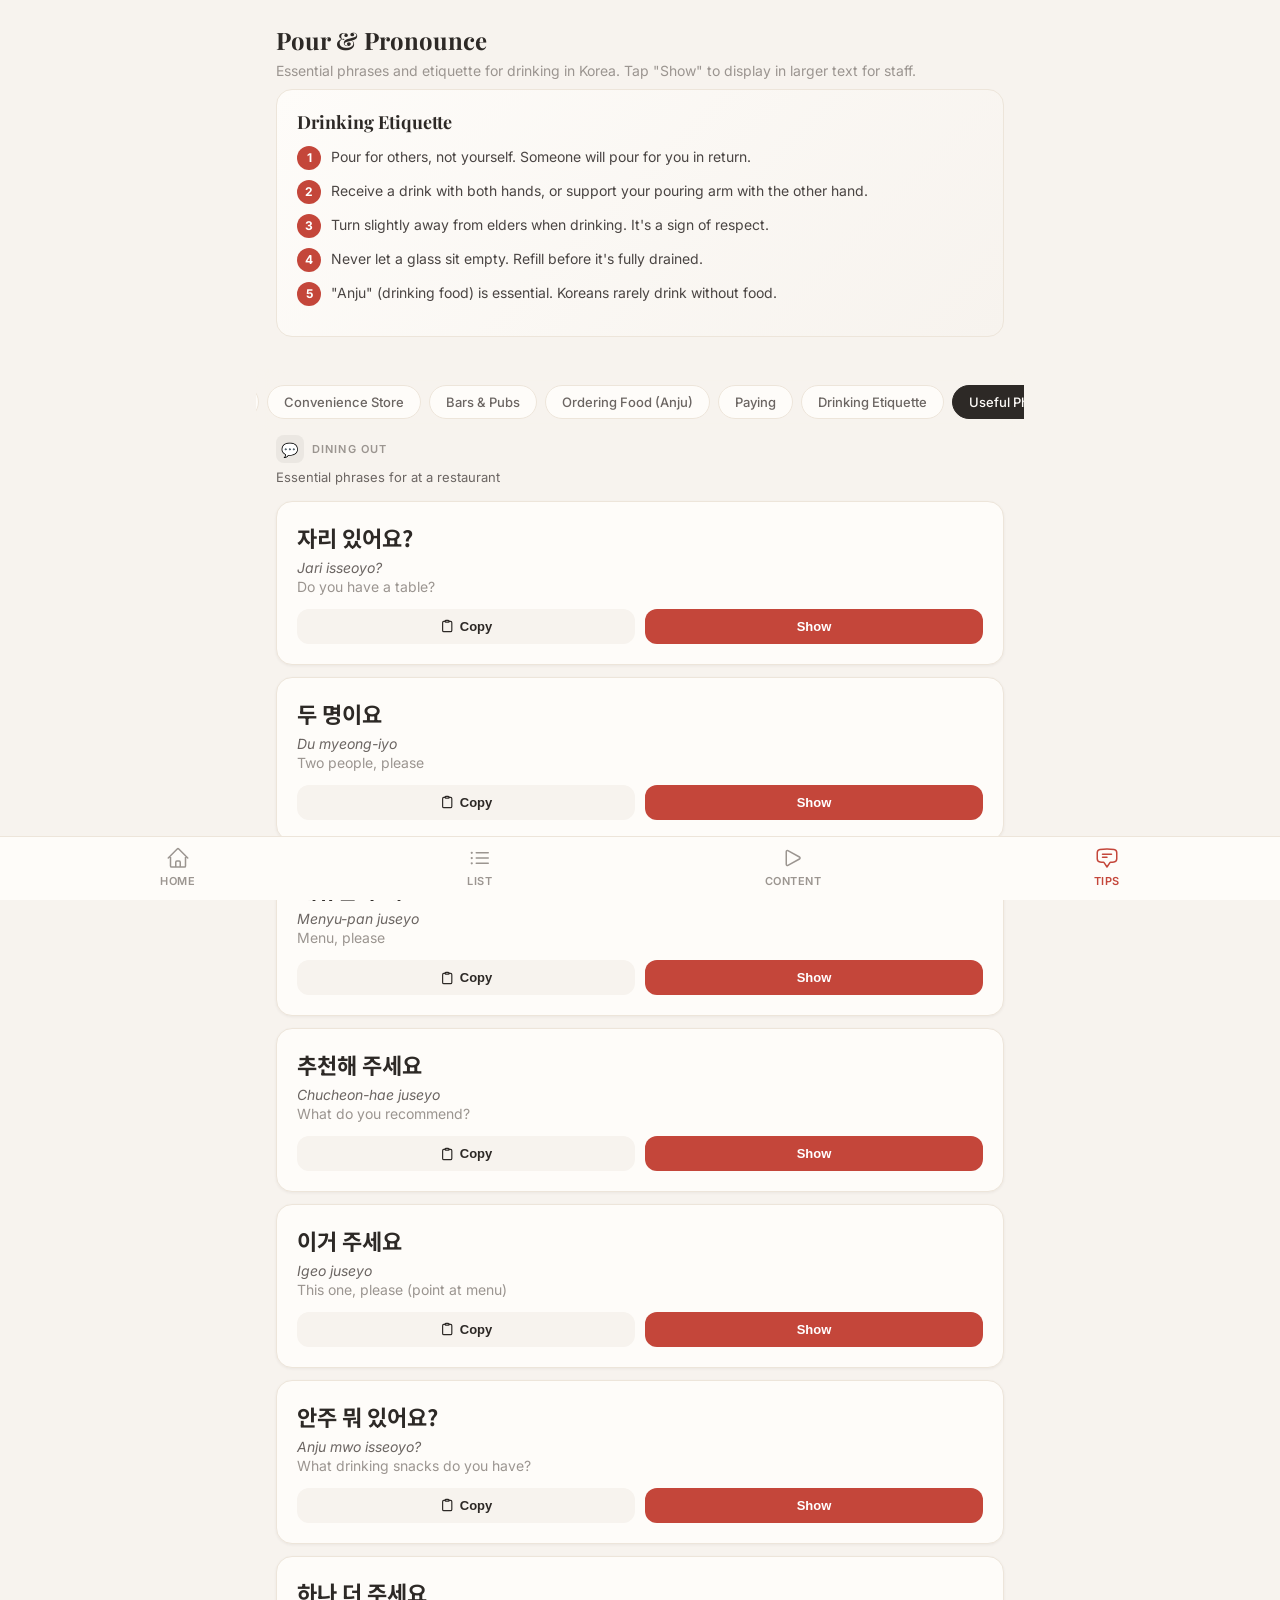
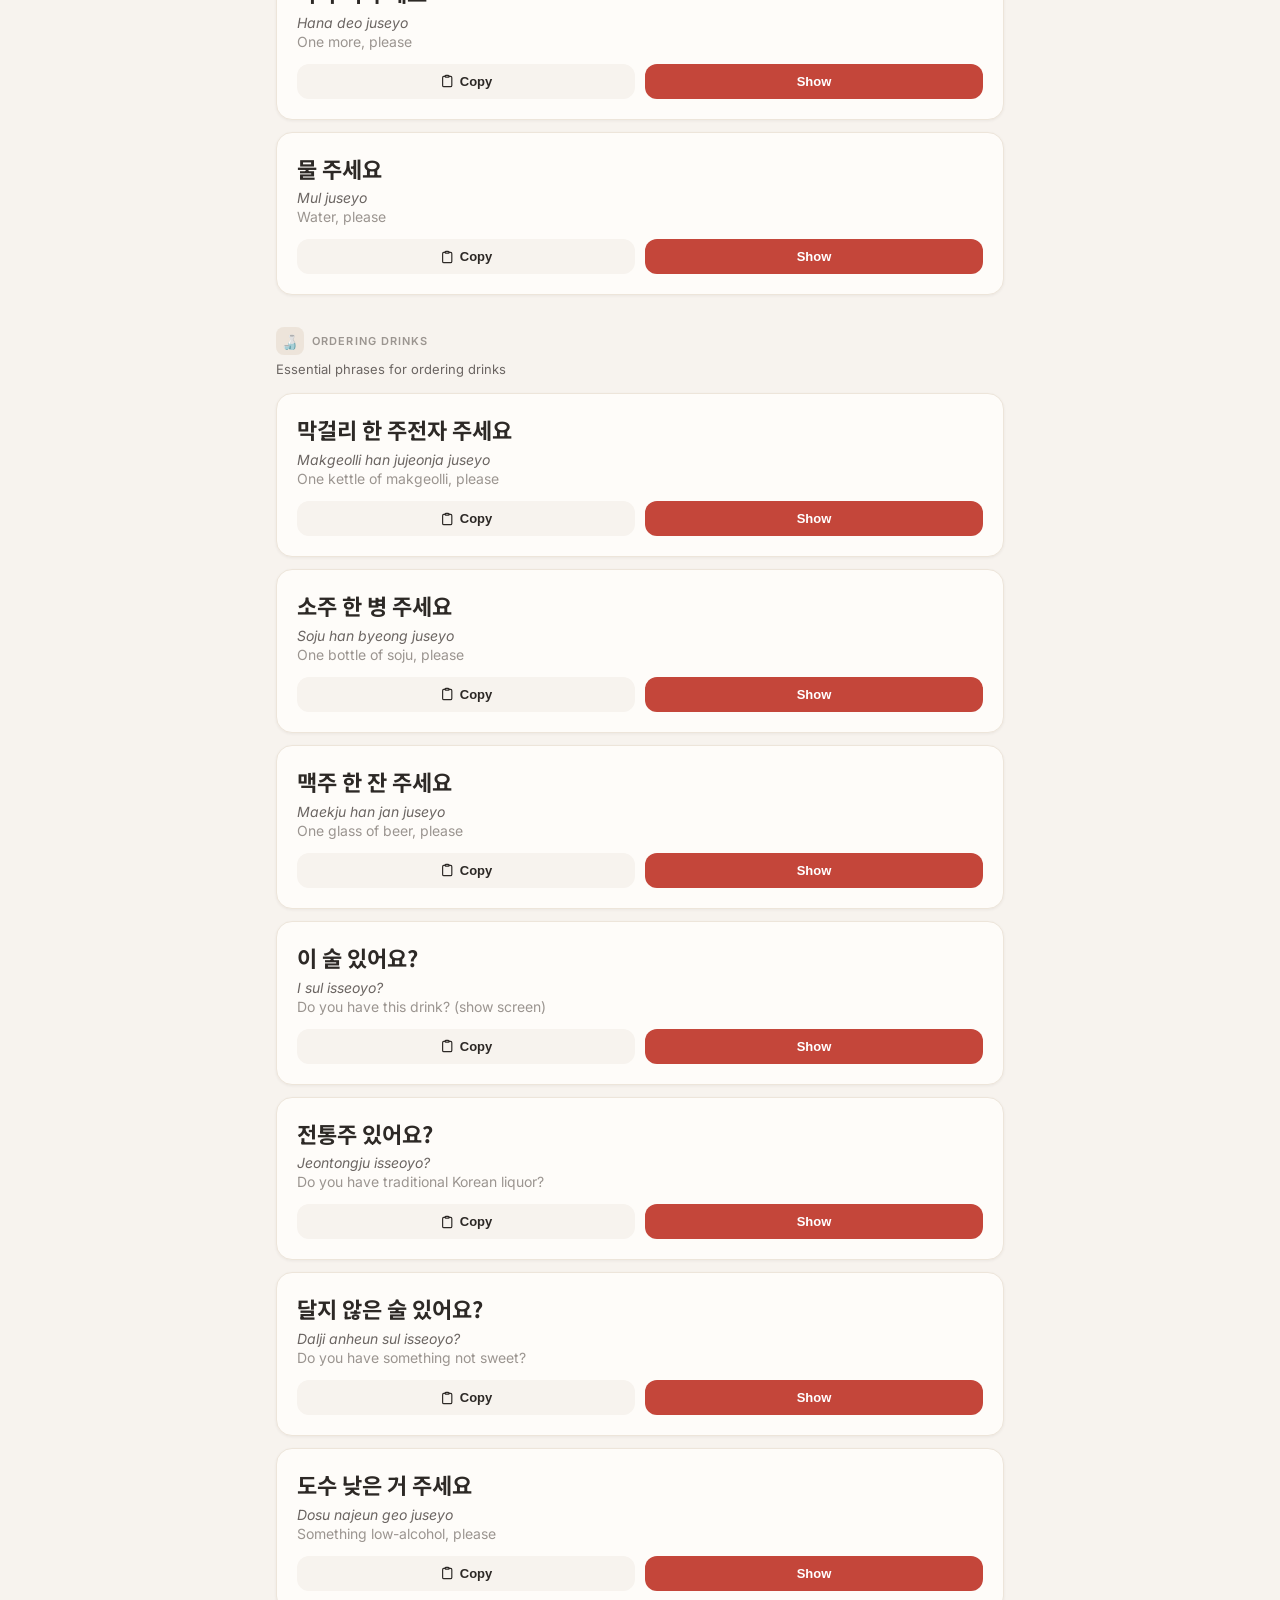
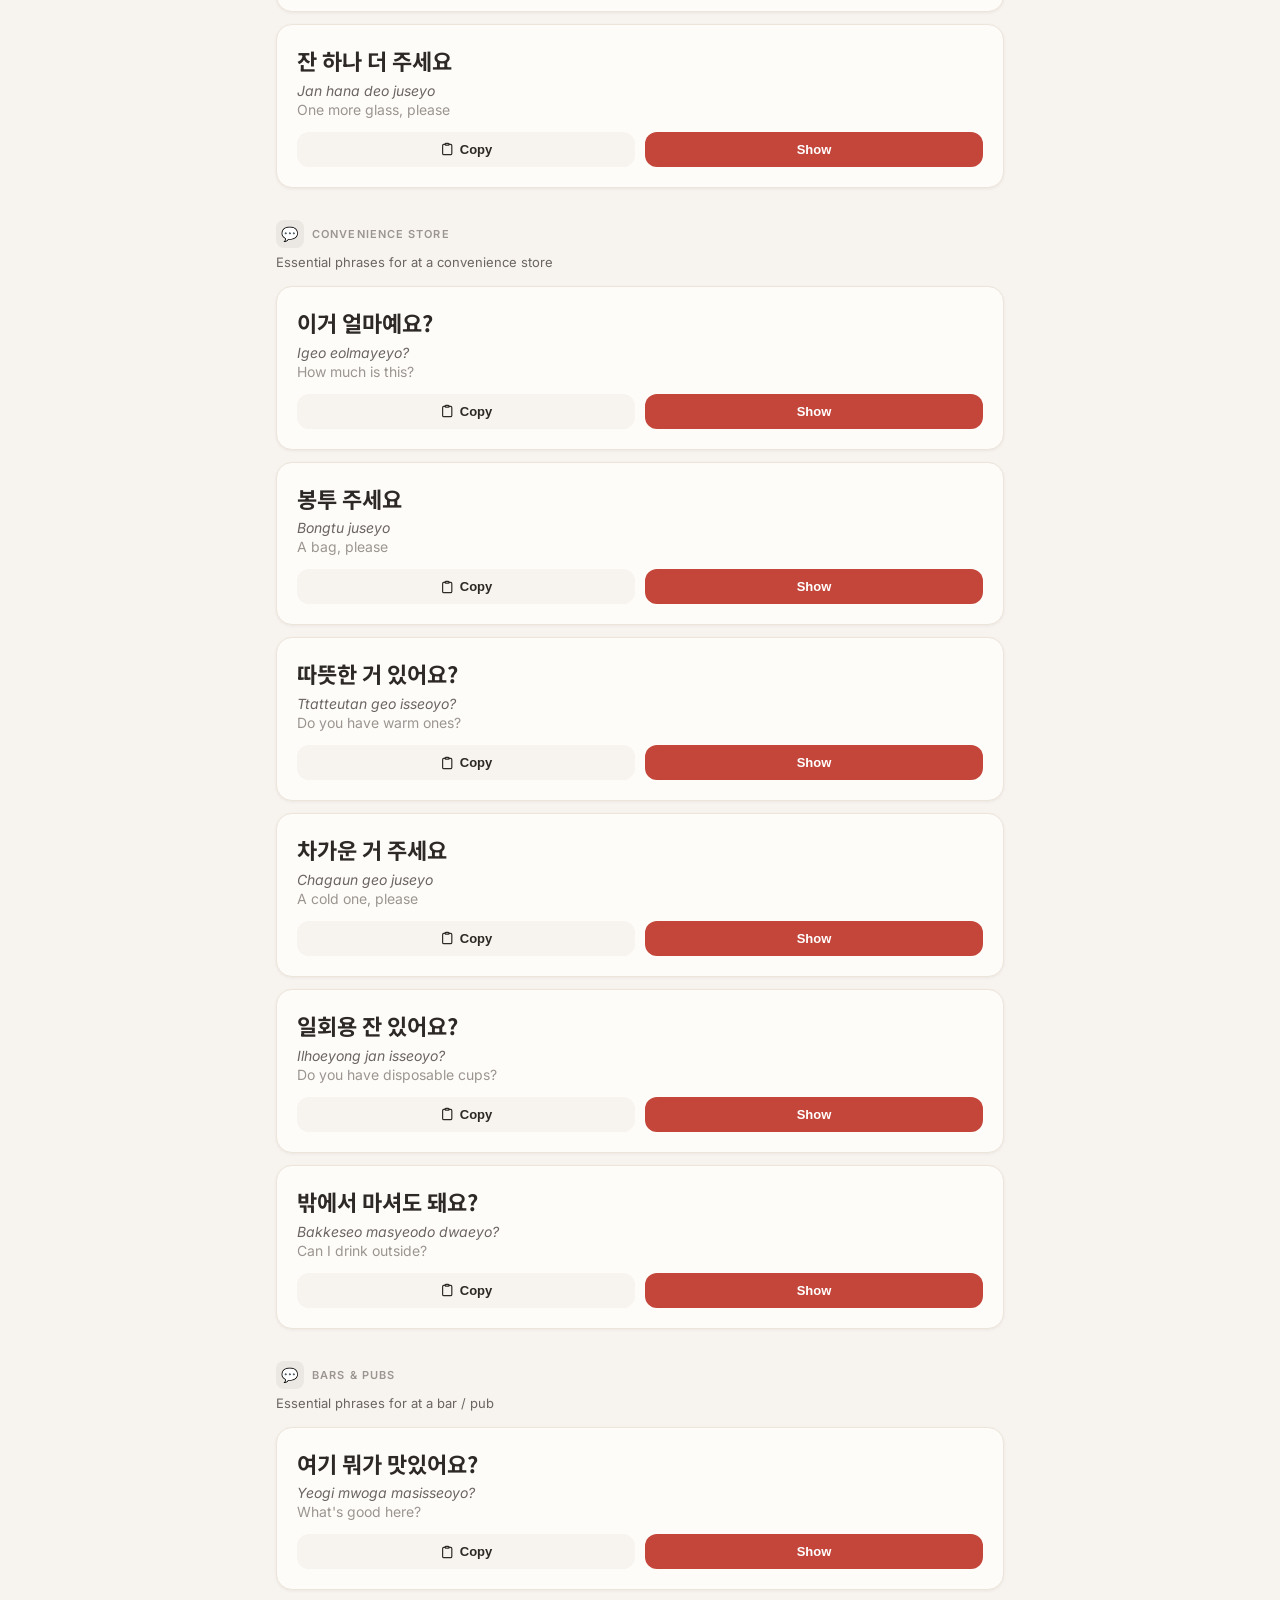
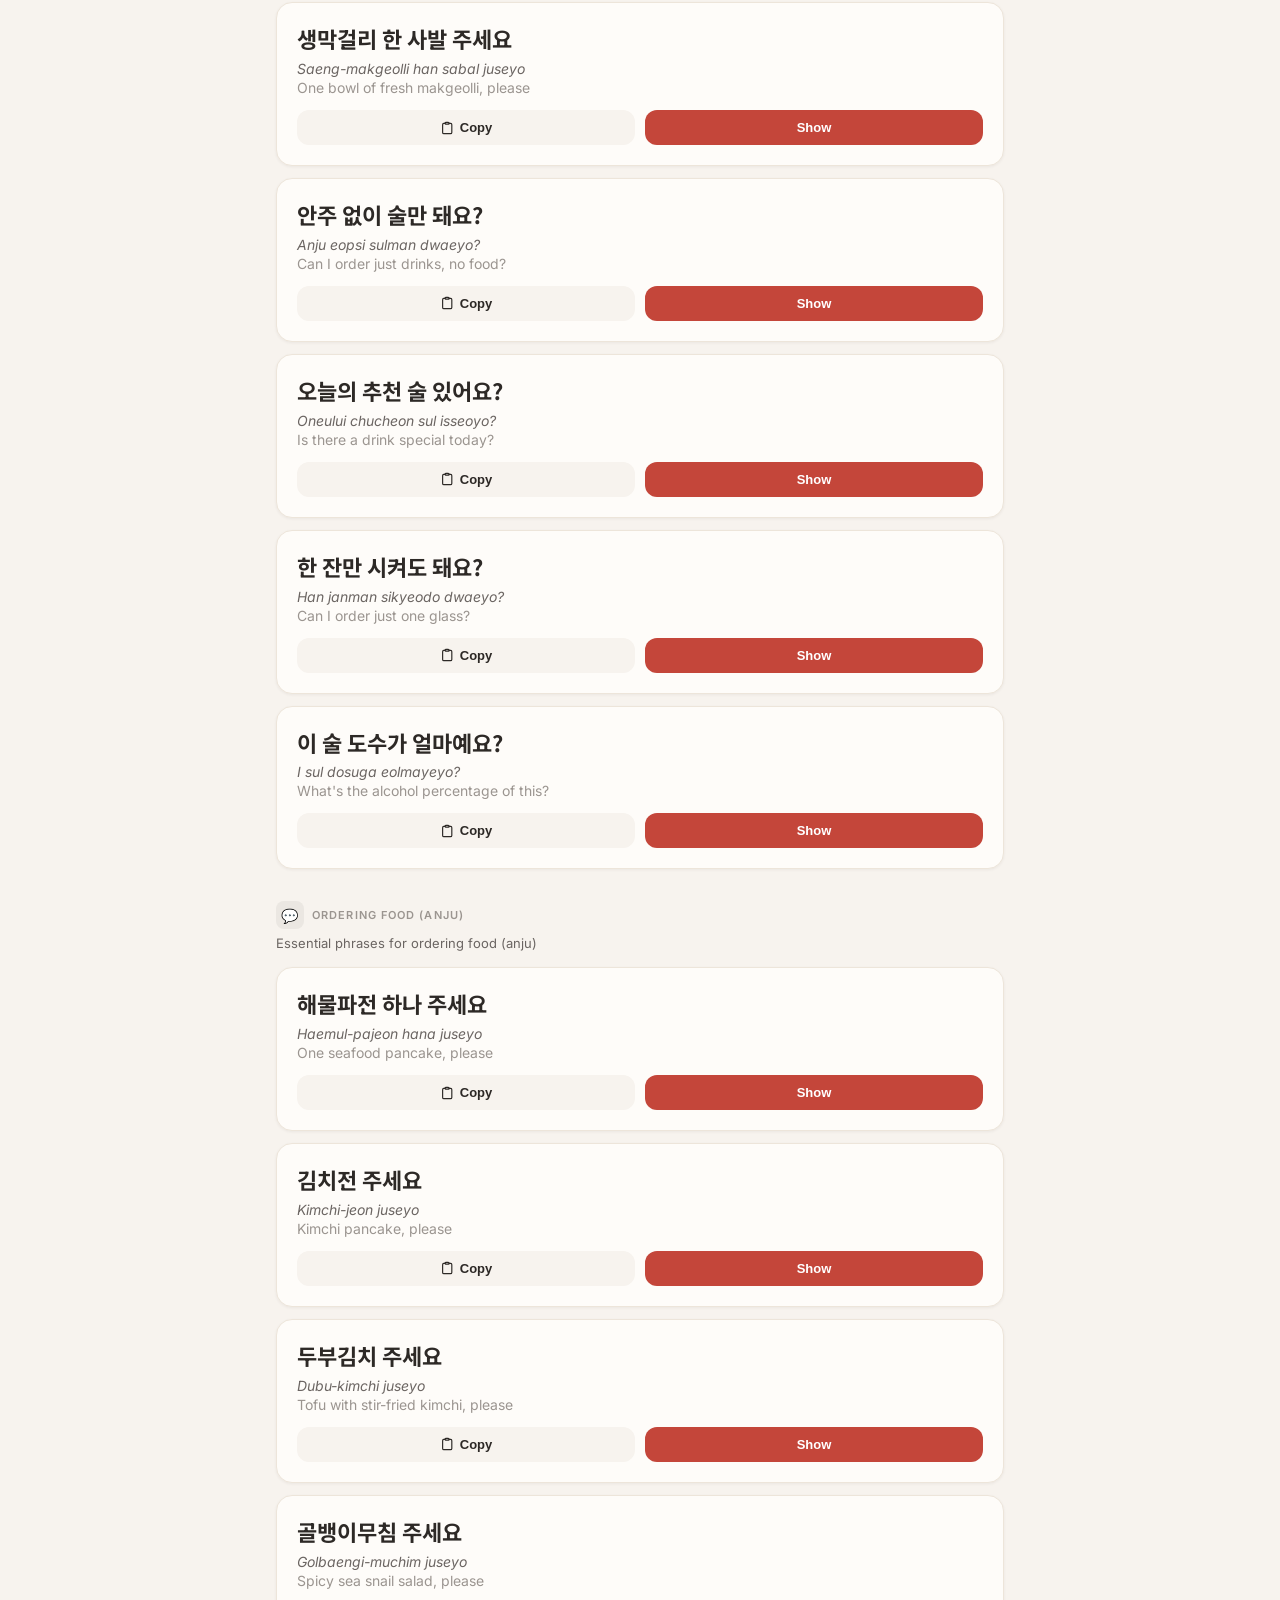
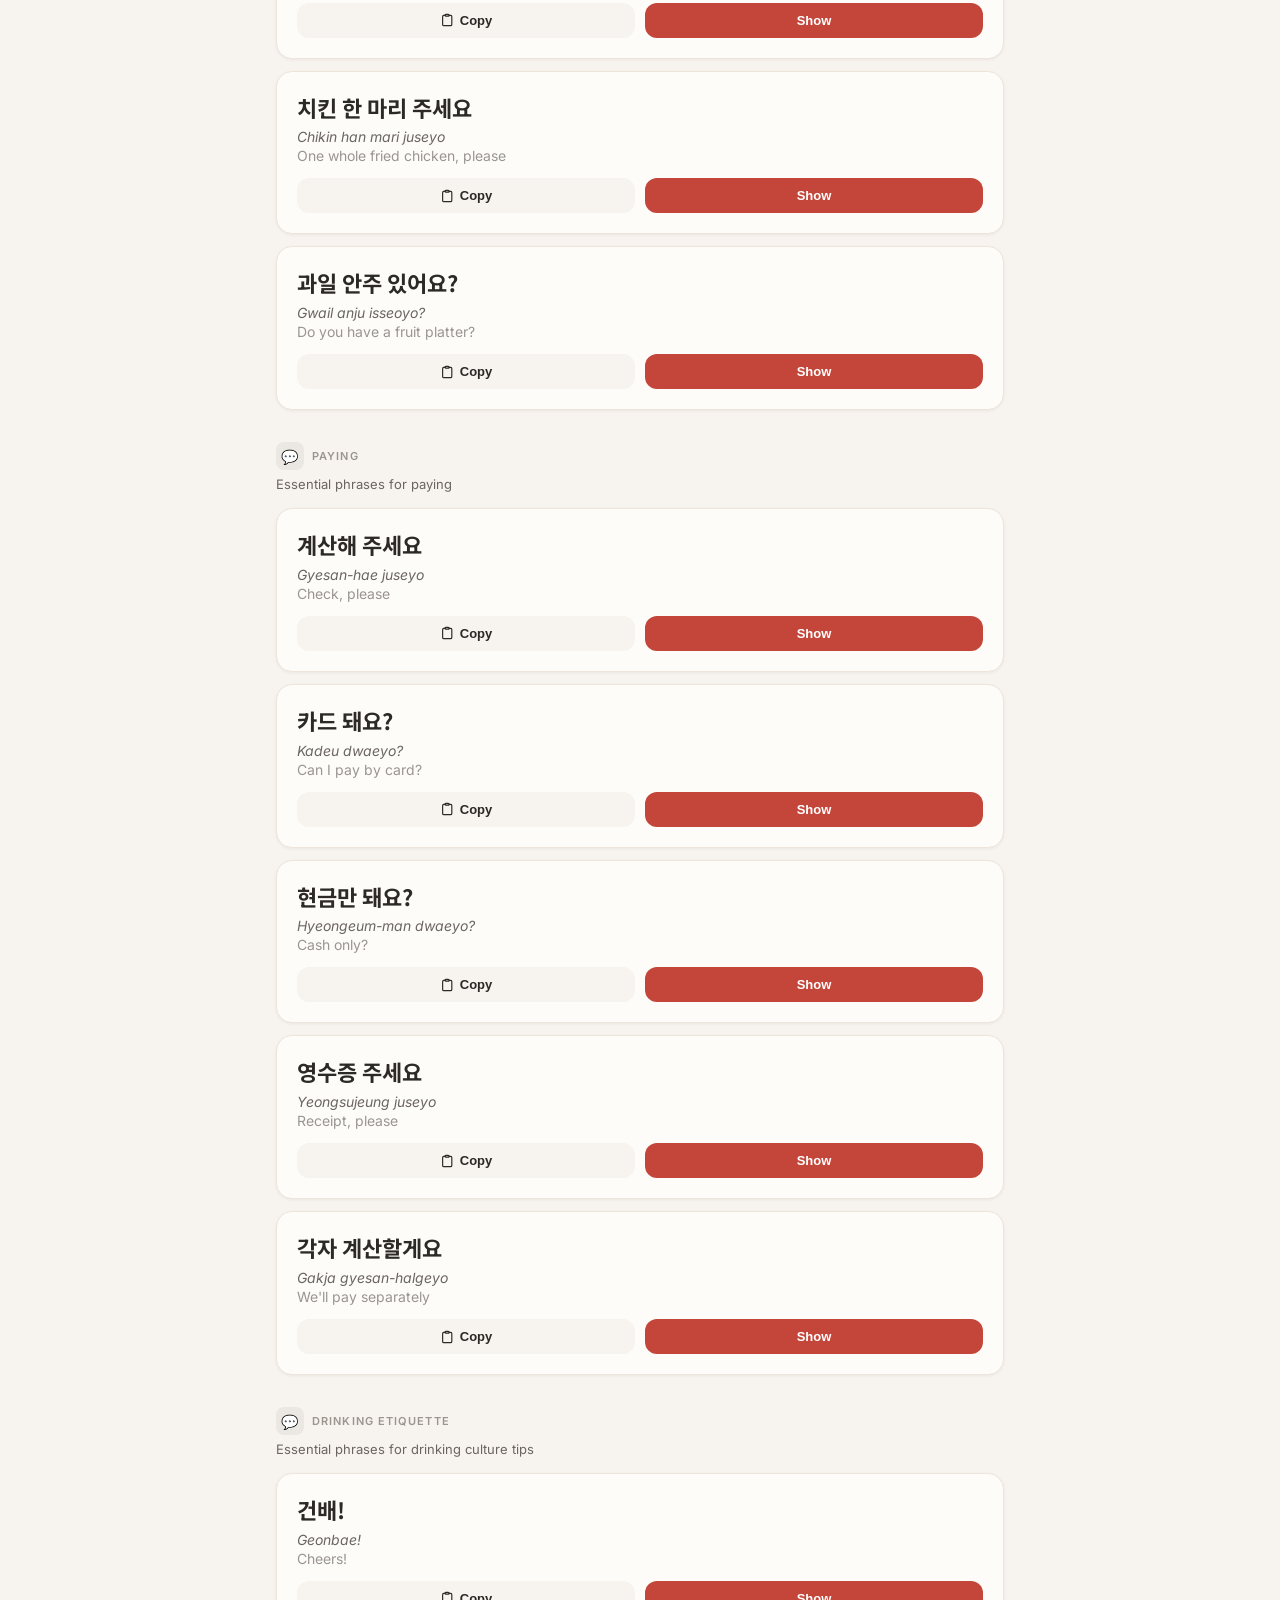
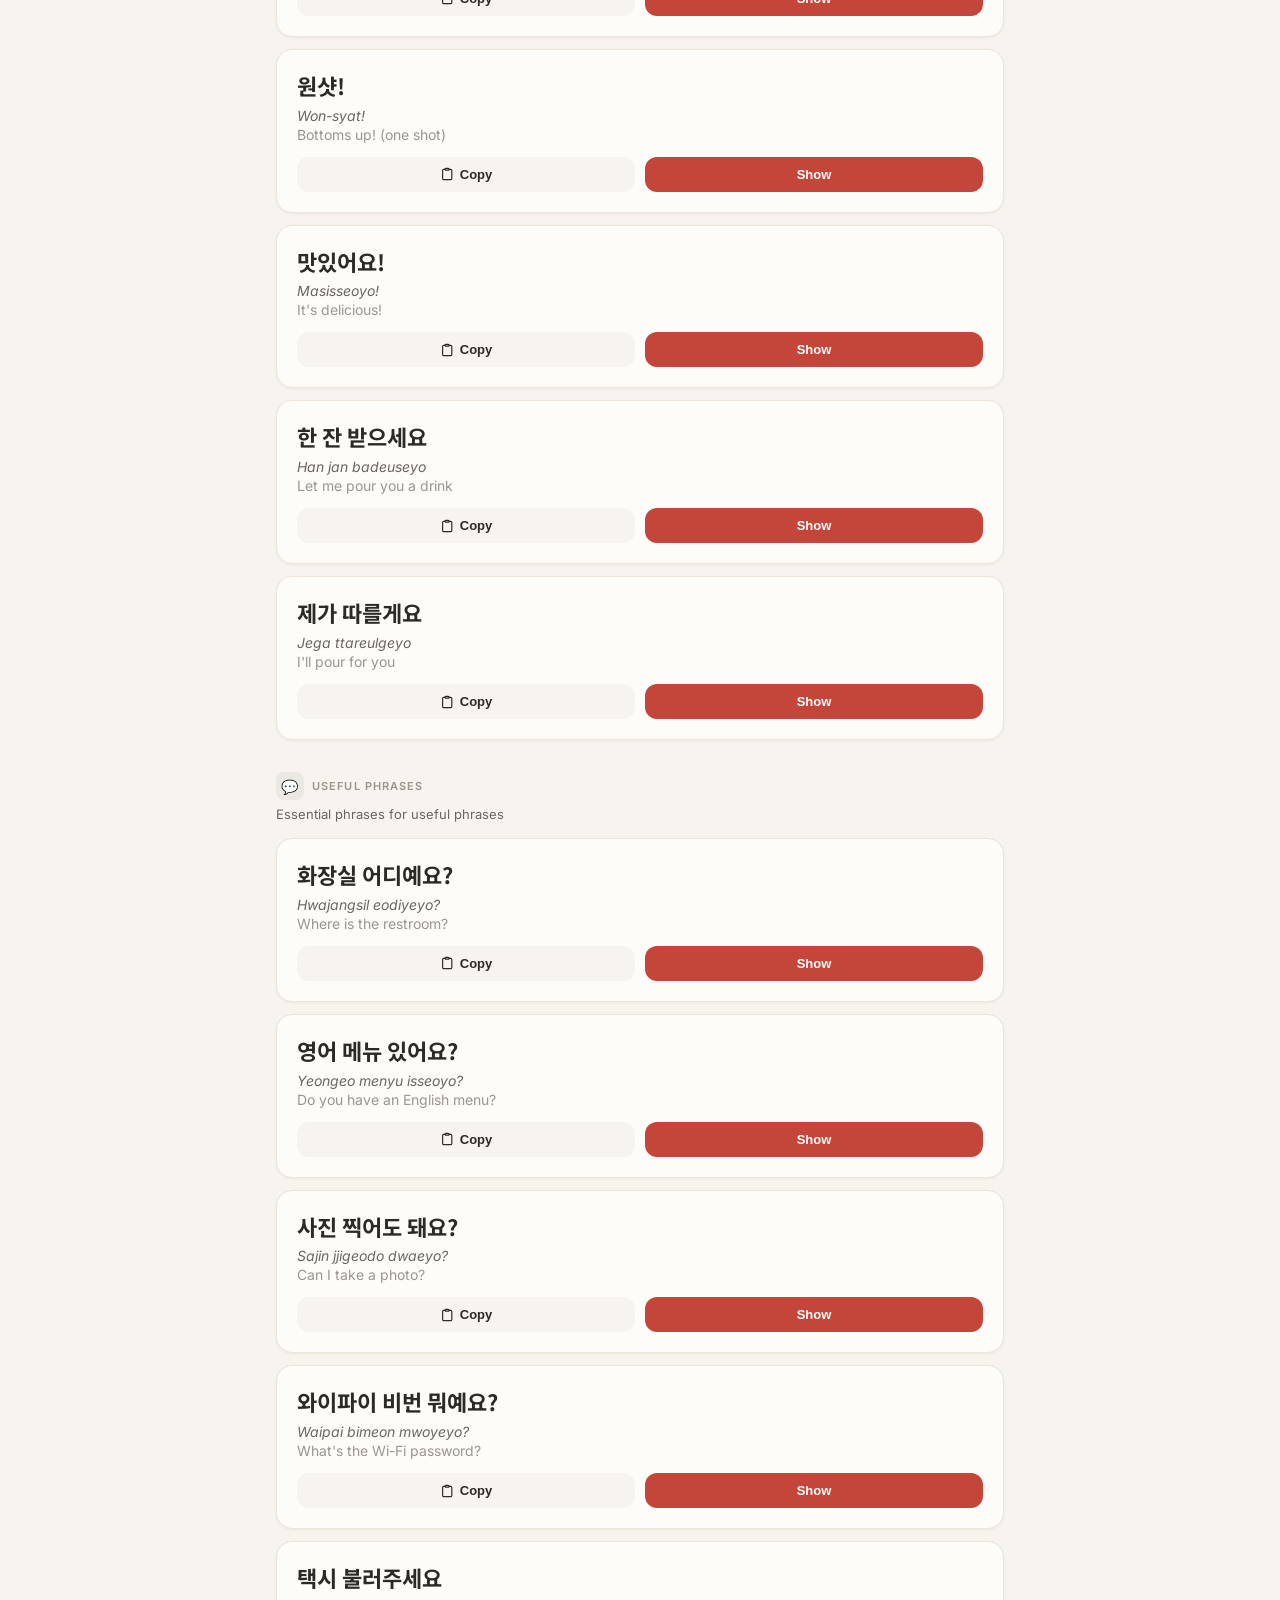
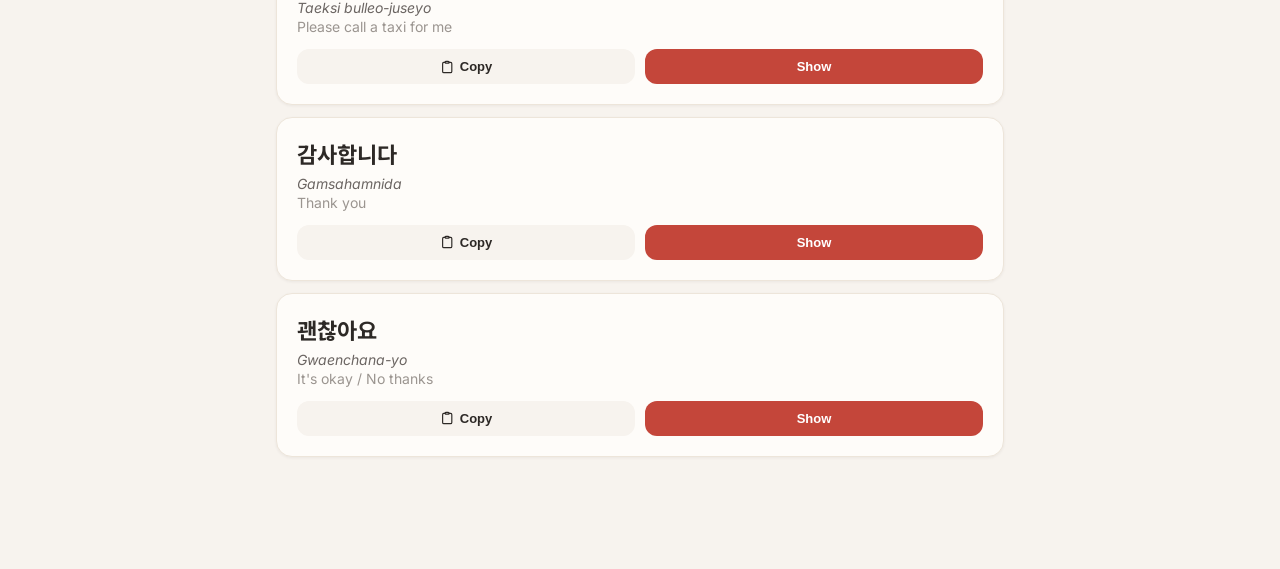
<file: korean-tips.html>
<!DOCTYPE html>
<html lang="en">
<head>
  <meta charset="UTF-8">
  <meta name="viewport" content="width=device-width, initial-scale=1.0, maximum-scale=1.0, user-scalable=no">
  <title>Pour & Pronounce</title>
  <link rel="stylesheet" href="shared.css">
  <!-- Amplitude Analytics -->
  <script src="https://cdn.amplitude.com/libs/analytics-browser-2.11.1-min.js.gz"></script>
  <script>
    window.amplitude.init("5c9108f6f1aeab52f56dad94c7fa81e8", { autocapture: true });
  </script>
  <style>
    .page-header {
      padding: 24px 20px 8px;
    }
    .page-title {
      font-family: 'Playfair Display', Georgia, serif;
      font-size: 24px; font-weight: 700;
    }
    .page-subtitle {
      font-size: 14px; color: var(--buncheong);
      line-height: 1.5; margin-top: 4px;
    }

    /* Category nav */
    .cat-nav {
      display: flex; gap: 8px;
      overflow-x: auto; padding: 16px 20px;
      position: sticky; top: 0;
      background: rgba(247,243,238,0.95);
      backdrop-filter: blur(12px);
      -webkit-backdrop-filter: blur(12px);
      z-index: 30;
    }
    .cat-chip {
      flex-shrink: 0;
      padding: 8px 16px;
      border-radius: 9999px;
      font-size: 13px; font-weight: 500;
      cursor: pointer; transition: all 0.15s;
      border: 1px solid var(--cream-200);
      background: var(--cream-50); color: var(--charcoal-500);
      white-space: nowrap; text-decoration: none;
    }
    .cat-chip.active {
      background: var(--charcoal-900); color: var(--cream-50);
      border-color: var(--charcoal-900);
    }

    /* Section */
    .tip-section {
      padding: 0 20px; margin-bottom: 32px;
      scroll-margin-top: 80px;
    }
    .section-label {
      display: flex; align-items: center; gap: 8px;
      font-size: 11px; font-weight: 600; text-transform: uppercase;
      letter-spacing: 0.1em; color: var(--buncheong);
      margin-bottom: 6px;
    }
    .section-desc {
      font-size: 13px; color: var(--charcoal-500);
      margin-bottom: 16px;
    }
    .section-icon {
      width: 28px; height: 28px; border-radius: 8px;
      display: flex; align-items: center; justify-content: center;
      font-size: 14px;
    }

    /* Phrase cards */
    .phrase-list {
      display: flex; flex-direction: column; gap: 12px;
    }
    .phrase-card {
      background: var(--cream-50); border-radius: 16px;
      padding: 20px; border: 1px solid var(--cream-200);
      box-shadow: 0 1px 3px rgba(45,41,38,0.06);
    }
    .phrase-korean {
      font-size: 22px; font-weight: 700; color: var(--charcoal-900);
      font-family: 'Noto Sans KR', sans-serif; line-height: 1.4;
    }
    .phrase-romanized {
      font-size: 14px; color: var(--charcoal-500);
      margin-top: 6px; font-style: italic;
    }
    .phrase-english {
      font-size: 14px; color: var(--buncheong); margin-top: 2px;
    }
    .phrase-actions {
      display: flex; gap: 10px; margin-top: 14px;
    }
    .phrase-actions button {
      flex: 1; display: flex; align-items: center; justify-content: center; gap: 6px;
      padding: 10px; border-radius: 12px; font-size: 13px; font-weight: 600;
      border: none; cursor: pointer; transition: all 0.15s;
    }
    .copy-btn { background: var(--cream-100); color: var(--charcoal-900); }
    .copy-btn:active { background: var(--cream-200); }
    .show-btn { background: var(--dancheong); color: white; }
    .show-btn:active { background: var(--dancheong-dark); }

    /* Etiquette tips */
    .etiquette-box {
      background: linear-gradient(135deg, var(--cream-50) 0%, var(--cream-100) 100%);
      border: 1px solid var(--cream-200);
      border-radius: 16px; padding: 20px;
      margin: 0 20px 32px;
    }
    .etiquette-title {
      font-family: 'Playfair Display', Georgia, serif;
      font-size: 18px; font-weight: 700; margin-bottom: 12px;
    }
    .etiquette-item {
      display: flex; gap: 10px; margin-bottom: 10px;
      font-size: 14px; line-height: 1.5; color: var(--charcoal-700);
    }
    .etiquette-num {
      flex-shrink: 0;
      width: 24px; height: 24px; border-radius: 50%;
      background: var(--dancheong); color: white;
      font-size: 12px; font-weight: 700;
      display: flex; align-items: center; justify-content: center;
    }
  </style>
</head>
<body>
  <div class="page-content">
    <div class="page-header">
      <h1 class="page-title">Pour & Pronounce</h1>
      <p class="page-subtitle">Essential phrases and etiquette for drinking in Korea. Tap "Show" to display in larger text for staff.</p>
    </div>

    <!-- Etiquette Box -->
    <div class="etiquette-box">
      <div class="etiquette-title">Drinking Etiquette</div>
      <div class="etiquette-item">
        <span class="etiquette-num">1</span>
        <span>Pour for others, not yourself. Someone will pour for you in return.</span>
      </div>
      <div class="etiquette-item">
        <span class="etiquette-num">2</span>
        <span>Receive a drink with both hands, or support your pouring arm with the other hand.</span>
      </div>
      <div class="etiquette-item">
        <span class="etiquette-num">3</span>
        <span>Turn slightly away from elders when drinking. It's a sign of respect.</span>
      </div>
      <div class="etiquette-item">
        <span class="etiquette-num">4</span>
        <span>Never let a glass sit empty. Refill before it's fully drained.</span>
      </div>
      <div class="etiquette-item">
        <span class="etiquette-num">5</span>
        <span>"Anju" (drinking food) is essential. Koreans rarely drink without food.</span>
      </div>
    </div>

    <!-- Category Nav -->
    <div class="cat-nav scrollbar-hide" id="cat-nav"></div>

    <!-- Phrase Sections -->
    <div id="phrases-container"></div>
  </div>

  <!-- Full screen overlay -->
  <div class="fullscreen-overlay" id="show-overlay" style="display:none">
    <button class="close-btn" onclick="document.getElementById('show-overlay').style.display='none'">
      <svg width="24" height="24" viewBox="0 0 24 24" fill="none" stroke="currentColor" stroke-width="2"><path stroke-linecap="round" stroke-linejoin="round" d="M6 18L18 6M6 6l12 12"/></svg>
    </button>
    <div id="show-korean" style="font-size:40px;font-weight:700;color:var(--charcoal-900);text-align:center;font-family:'Noto Sans KR',sans-serif;line-height:1.4"></div>
    <div id="show-romanized" style="font-size:16px;color:var(--charcoal-500);margin-top:12px;text-align:center;font-style:italic"></div>
    <div id="show-english" style="font-size:18px;color:var(--buncheong);margin-top:8px;text-align:center"></div>
  </div>

  <script src="shared.js"></script>
  <script>
    document.body.insertAdjacentHTML('beforeend', renderTabBar('tips'));

    const SECTION_ICONS = {
      'restaurant': { bg: '#C4463A', emoji: '\uD83C\uDF7D\uFE0F' },
      'ordering-drinks': { bg: '#A67C52', emoji: '\uD83C\uDF76' },
      'convenience-store': { bg: '#7BA68C', emoji: '\uD83C\uDFEA' },
      'bar-pub': { bg: '#6B8CAE', emoji: '\uD83C\uDF7A' },
      'food-pairing': { bg: '#E8A87C', emoji: '\uD83E\uDD5F' },
      'payment': { bg: '#9B9590', emoji: '\uD83D\uDCB3' },
      'drinking-culture': { bg: '#C97B84', emoji: '\uD83E\uDD42' },
      'useful': { bg: '#8B7355', emoji: '\uD83D\uDCA1' }
    };

    function showPhrase(korean, romanized, english) {
      document.getElementById('show-korean').textContent = korean;
      document.getElementById('show-romanized').textContent = romanized;
      document.getElementById('show-english').textContent = english;
      document.getElementById('show-overlay').style.display = 'flex';
    }

    function scrollToSection(id) {
      document.getElementById('section-' + id).scrollIntoView({ behavior: 'smooth' });
      // Update active chip
      document.querySelectorAll('.cat-chip').forEach(c => c.classList.remove('active'));
      document.querySelector(`[data-cat="${id}"]`).classList.add('active');
    }

    async function init() {
      const data = await getPhrases();
      const navContainer = document.getElementById('cat-nav');
      const phrasesContainer = document.getElementById('phrases-container');

      // Build nav chips
      data.categories.forEach((cat, i) => {
        const chip = document.createElement('a');
        chip.className = 'cat-chip' + (i === 0 ? ' active' : '');
        chip.dataset.cat = cat.id;
        chip.textContent = cat.category.toLowerCase().replace(/\b([a-z])/g, m => m.toUpperCase());
        chip.onclick = () => scrollToSection(cat.id);
        navContainer.appendChild(chip);
      });

      // Build sections
      data.categories.forEach(cat => {
        const iconInfo = SECTION_ICONS[cat.id] || { bg: '#9B9590', emoji: '\uD83D\uDCAC' };
        const section = document.createElement('div');
        section.className = 'tip-section';
        section.id = 'section-' + cat.id;
        section.innerHTML = `
          <div class="section-label">
            <div class="section-icon" style="background:${iconInfo.bg}20">${iconInfo.emoji}</div>
            ${cat.category}
          </div>
          <div class="section-desc">${cat.description}</div>
          <div class="phrase-list">
            ${cat.phrases.map(p => {
              const safeK = p.korean.replace(/'/g, "\\'");
              const safeR = p.romanized.replace(/'/g, "\\'");
              const safeE = p.english.replace(/'/g, "\\'");
              return `
              <div class="phrase-card">
                <div class="phrase-korean">${p.korean}</div>
                <div class="phrase-romanized">${p.romanized}</div>
                <div class="phrase-english">${p.english}</div>
                <div class="phrase-actions">
                  <button class="copy-btn" onclick="copyToClipboard('${safeK}', this)">
                    <svg width="14" height="14" viewBox="0 0 24 24" fill="none" stroke="currentColor" stroke-width="2"><path stroke-linecap="round" stroke-linejoin="round" d="M15.666 3.888A2.25 2.25 0 0013.5 2.25h-3c-1.03 0-1.9.693-2.166 1.638m7.332 0c.055.194.084.4.084.612v0a.75.75 0 01-.75.75H9.75a.75.75 0 01-.75-.75v0c0-.212.03-.418.084-.612m7.332 0c.646.049 1.288.11 1.927.184 1.1.128 1.907 1.077 1.907 2.185V19.5a2.25 2.25 0 01-2.25 2.25H6.75A2.25 2.25 0 014.5 19.5V6.257c0-1.108.806-2.057 1.907-2.185a48.208 48.208 0 011.927-.184"/></svg>
                    Copy
                  </button>
                  <button class="show-btn" onclick="showPhrase('${safeK}', '${safeR}', '${safeE}')">
                    Show
                  </button>
                </div>
              </div>`;
            }).join('')}
          </div>
        `;
        phrasesContainer.appendChild(section);
      });

      // Scroll spy for nav chips
      const observer = new IntersectionObserver(entries => {
        entries.forEach(entry => {
          if (entry.isIntersecting) {
            const id = entry.target.id.replace('section-', '');
            document.querySelectorAll('.cat-chip').forEach(c => c.classList.remove('active'));
            const chip = document.querySelector(`[data-cat="${id}"]`);
            if (chip) {
              chip.classList.add('active');
              chip.scrollIntoView({ behavior: 'smooth', block: 'nearest', inline: 'center' });
            }
          }
        });
      }, { rootMargin: '-80px 0px -60% 0px', threshold: 0.1 });

      document.querySelectorAll('.tip-section').forEach(s => observer.observe(s));
    }

    init();
  </script>
</body>
</html>
</file>
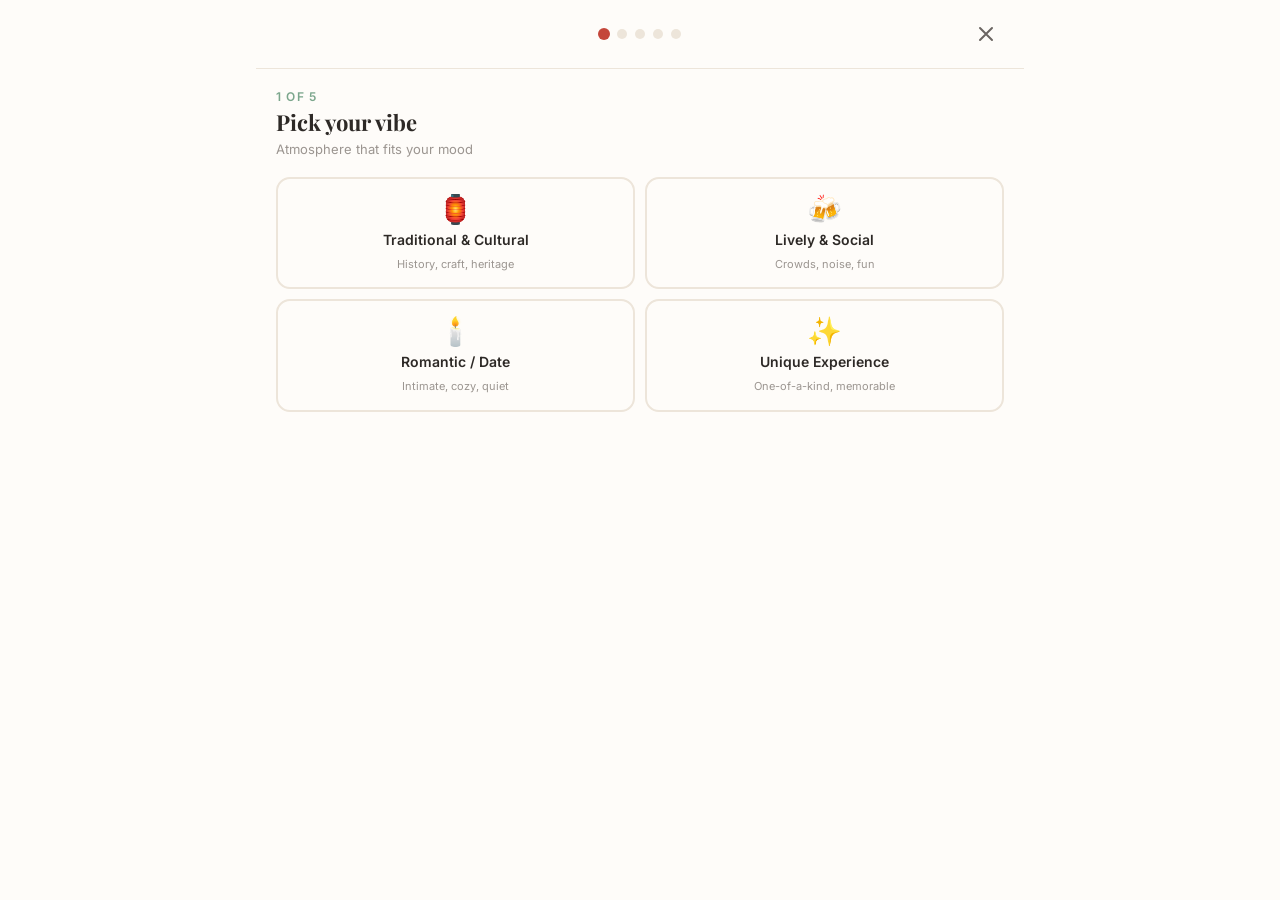
<file: place-finder.html>
<!DOCTYPE html>
<html lang="en">
<head>
  <meta charset="UTF-8">
  <meta name="viewport" content="width=device-width, initial-scale=1.0, maximum-scale=1.0, user-scalable=no, viewport-fit=cover">
  <title>Find your pour-fect Jumak</title>
  <link rel="stylesheet" href="shared.css">
  <!-- Amplitude Analytics -->
  <script src="https://cdn.amplitude.com/libs/analytics-browser-2.11.1-min.js.gz"></script>
  <script>
    window.amplitude.init("5c9108f6f1aeab52f56dad94c7fa81e8", { autocapture: true });
  </script>
  <style>
    html, body {
      height: 100%; overflow: hidden;
      background: var(--cream-50);
    }
    body { padding-bottom: 0; }

    .finder-wrapper {
      display: flex; flex-direction: column;
      height: 100dvh; height: 100vh;
    }
    @supports (height: 100dvh) { .finder-wrapper { height: 100dvh; } }

    /* Header */
    .finder-header {
      flex-shrink: 0;
      display: flex; align-items: center; justify-content: space-between;
      padding: 12px 16px;
      background: var(--cream-50);
      border-bottom: 1px solid var(--cream-200);
      z-index: 30;
    }
    .finder-back, .finder-close {
      width: 44px; height: 44px;
      display: flex; align-items: center; justify-content: center;
      background: none; border: none; cursor: pointer;
      color: var(--charcoal-900); text-decoration: none;
      -webkit-tap-highlight-color: transparent;
    }
    .finder-close { color: var(--charcoal-500); }

    /* Question screens */
    .question-screen {
      display: none; flex-direction: column;
      flex: 1; min-height: 0;
      padding: 20px 20px 24px;
      overflow-y: auto;
      -webkit-overflow-scrolling: touch;
    }
    .question-screen.active {
      display: flex;
      animation: slideIn 0.2s ease-out;
    }
    @keyframes slideIn {
      from { opacity: 0; transform: translateX(30px); }
      to { opacity: 1; transform: translateX(0); }
    }

    .q-number {
      font-size: 12px; font-weight: 600; text-transform: uppercase;
      letter-spacing: 0.1em; color: var(--celadon);
      margin-bottom: 4px;
    }
    .q-title {
      font-family: 'Playfair Display', Georgia, serif;
      font-size: 22px; font-weight: 700;
      color: var(--charcoal-900); line-height: 1.3;
      margin-bottom: 4px;
    }
    .q-subtitle {
      font-size: 13px; color: var(--buncheong); margin-bottom: 20px;
    }

    /* 2×2 grid choices */
    .choices-grid {
      display: grid; grid-template-columns: 1fr 1fr;
      gap: 10px; flex: 1; align-content: start;
    }
    .choice-card {
      display: flex; flex-direction: column;
      align-items: center; justify-content: center;
      gap: 8px; padding: 16px 12px;
      border-radius: 14px;
      border: 2px solid var(--cream-200);
      background: var(--cream-50);
      cursor: pointer; transition: all 0.15s;
      text-align: center;
      -webkit-tap-highlight-color: transparent;
      min-height: 0;
    }
    .choice-card:active, .choice-card.selected {
      border-color: #2A5C45;
      background: rgba(42,92,69,0.05);
    }
    .choice-icon { font-size: 28px; line-height: 1; }
    .choice-label { font-size: 14px; font-weight: 600; color: var(--charcoal-900); line-height: 1.3; }
    .choice-desc { font-size: 11px; color: var(--buncheong); line-height: 1.3; }

    /* Vertical list choices */
    .choices-list {
      display: flex; flex-direction: column;
      gap: 10px; flex: 1; align-content: start;
    }
    .choices-list .choice-card {
      flex-direction: row; align-items: center;
      justify-content: flex-start;
      padding: 14px 16px; text-align: left; gap: 14px;
    }
    .choices-list .choice-icon { font-size: 22px; flex-shrink: 0; }
    .choices-list .choice-text { flex: 1; min-width: 0; }
    .choices-list .choice-label { font-size: 15px; }
    .choices-list .choice-desc { font-size: 12px; margin-top: 2px; }

    /* Loading */
    .loading-screen {
      display: none; flex: 1; flex-direction: column;
      align-items: center; justify-content: center;
      gap: 20px; padding: 40px 20px;
    }
    .loading-screen.active { display: flex; }
    .loading-icon {
      width: 72px; height: 72px; border-radius: 50%;
      background: rgba(42,92,69,0.08);
      display: flex; align-items: center; justify-content: center;
      font-size: 36px;
      animation: pulse 1.5s ease-in-out infinite;
    }
    @keyframes pulse {
      0%, 100% { transform: scale(1); opacity: 1; }
      50% { transform: scale(1.1); opacity: 0.8; }
    }
    .loading-text {
      font-family: 'Playfair Display', Georgia, serif;
      font-size: 18px; font-weight: 600;
      color: var(--charcoal-900); text-align: center;
    }
    .loading-sub { font-size: 13px; color: var(--buncheong); text-align: center; }

    /* Results */
    .results-screen {
      display: none; flex: 1; min-height: 0;
      overflow-y: auto; -webkit-overflow-scrolling: touch;
      padding: 20px 20px 40px;
    }
    .results-screen.active { display: block; animation: fadeIn 0.3s ease-out; }
    @keyframes fadeIn {
      from { opacity: 0; transform: translateY(8px); }
      to { opacity: 1; transform: translateY(0); }
    }

    .results-title {
      font-family: 'Playfair Display', Georgia, serif;
      font-size: 24px; font-weight: 700;
      text-align: center; margin: 16px 0 4px;
    }
    .results-subtitle {
      font-size: 13px; color: var(--buncheong);
      text-align: center; margin-bottom: 24px;
    }

    /* Result place card */
    .result-place-card {
      background: var(--cream-50);
      border-radius: 18px; border: 1px solid var(--cream-200);
      box-shadow: 0 2px 10px rgba(45,41,38,0.07);
      overflow: hidden; margin-bottom: 16px;
    }
    .result-place-hero {
      position: relative; width: 100%; aspect-ratio: 16/9;
      overflow: hidden;
    }
    .result-place-hero img {
      width: 100%; height: 100%; object-fit: cover; display: block;
    }
    .result-place-hero-fallback {
      position: absolute; inset: 0;
      display: flex; align-items: center; justify-content: center;
      font-size: 48px; opacity: 0.25;
    }
    .result-place-hero-overlay {
      position: absolute; inset: 0;
      background: linear-gradient(to top, rgba(0,0,0,0.65) 0%, rgba(0,0,0,0.05) 55%, transparent 100%);
    }
    .result-place-badge {
      position: absolute; top: 12px; left: 12px;
      font-size: 11px; font-weight: 700;
      padding: 4px 10px; border-radius: 9999px;
      color: white;
    }
    .result-place-cat-chip {
      position: absolute; top: 12px; right: 12px;
      font-size: 11px; font-weight: 600;
      padding: 4px 10px; border-radius: 9999px;
      background: rgba(0,0,0,0.5); color: white;
      backdrop-filter: blur(4px);
    }
    .result-place-location {
      position: absolute; bottom: 12px; left: 14px; right: 14px;
      display: flex; align-items: center; gap: 4px;
      font-size: 12px; color: rgba(255,255,255,0.85);
    }
    .result-place-body { padding: 14px 16px 0; }
    .result-place-name-en {
      font-size: 20px; font-weight: 700;
      color: var(--charcoal-900);
      line-height: 1.3;
    }
    .result-place-name-ko {
      font-size: 13px; color: var(--charcoal-500); margin-top: 2px; margin-bottom: 10px;
    }
    .result-place-desc {
      font-size: 13px; color: var(--charcoal-700); line-height: 1.6;
      margin-bottom: 10px;
    }
    .result-place-meta {
      display: flex; flex-wrap: wrap; gap: 8px;
      margin-bottom: 14px; font-size: 12px; color: var(--buncheong);
    }
    .result-place-meta span { display: flex; align-items: center; gap: 4px; }
    .result-place-footer {
      padding: 0 16px 16px;
    }
    .place-map-btn-result {
      display: flex; align-items: center; justify-content: center; gap: 6px;
      width: 100%; padding: 12px;
      border-radius: 12px; background: #2A5C45; color: white;
      font-size: 15px; font-weight: 600; border: none; cursor: pointer;
      text-decoration: none; transition: background 0.15s;
    }
    .place-map-btn-result:active { background: #1E4D38; }

    /* Similar section */
    .similar-label {
      font-size: 12px; font-weight: 600; text-transform: uppercase;
      letter-spacing: 0.08em; color: var(--buncheong);
      margin-bottom: 12px; padding: 0 2px;
    }

    /* CTAs */
    .result-actions {
      display: flex; gap: 10px; margin-top: 20px;
    }

    @supports (padding-bottom: env(safe-area-inset-bottom)) {
      .results-screen { padding-bottom: calc(40px + env(safe-area-inset-bottom)); }
      .question-screen { padding-bottom: calc(24px + env(safe-area-inset-bottom)); }
    }
  </style>
</head>
<body>
  <div class="finder-wrapper">

    <!-- Header -->
    <div class="finder-header">
      <button class="finder-back" id="back-btn" style="visibility:hidden" onclick="goBack()">
        <svg width="24" height="24" viewBox="0 0 24 24" fill="none" stroke="currentColor" stroke-width="1.5"><path stroke-linecap="round" stroke-linejoin="round" d="M15.75 19.5L8.25 12l7.5-7.5"/></svg>
      </button>
      <div class="progress-dots" id="progress-dots">
        <div class="progress-dot active"></div>
        <div class="progress-dot"></div>
        <div class="progress-dot"></div>
        <div class="progress-dot"></div>
        <div class="progress-dot"></div>
      </div>
      <a href="index.html" class="finder-close">
        <svg width="24" height="24" viewBox="0 0 24 24" fill="none" stroke="currentColor" stroke-width="2"><path stroke-linecap="round" stroke-linejoin="round" d="M6 18L18 6M6 6l12 12"/></svg>
      </a>
    </div>

    <!-- Q1: Vibe (2×2) -->
    <div class="question-screen active" id="q1">
      <div class="q-number">1 of 5</div>
      <div class="q-title">Pick your vibe</div>
      <div class="q-subtitle">Atmosphere that fits your mood</div>
      <div class="choices-grid">
        <div class="choice-card" onclick="selectAnswer(1,'traditional')">
          <div class="choice-icon">🏮</div>
          <div class="choice-label">Traditional & Cultural</div>
          <div class="choice-desc">History, craft, heritage</div>
        </div>
        <div class="choice-card" onclick="selectAnswer(1,'lively')">
          <div class="choice-icon">🍻</div>
          <div class="choice-label">Lively & Social</div>
          <div class="choice-desc">Crowds, noise, fun</div>
        </div>
        <div class="choice-card" onclick="selectAnswer(1,'romantic')">
          <div class="choice-icon">🕯️</div>
          <div class="choice-label">Romantic / Date</div>
          <div class="choice-desc">Intimate, cozy, quiet</div>
        </div>
        <div class="choice-card" onclick="selectAnswer(1,'unique')">
          <div class="choice-icon">✨</div>
          <div class="choice-label">Unique Experience</div>
          <div class="choice-desc">One-of-a-kind, memorable</div>
        </div>
      </div>
    </div>

    <!-- Q2: Budget (2×2) -->
    <div class="question-screen" id="q2">
      <div class="q-number">2 of 5</div>
      <div class="q-title">Pick your budget</div>
      <div class="q-subtitle">Per person, drinks included</div>
      <div class="choices-grid">
        <div class="choice-card" onclick="selectAnswer(2,'budget')">
          <div class="choice-icon">🪙</div>
          <div class="choice-label">Under ₩15,000</div>
          <div class="choice-desc">~$10 USD</div>
        </div>
        <div class="choice-card" onclick="selectAnswer(2,'mid')">
          <div class="choice-icon">💵</div>
          <div class="choice-label">₩15K – 30K</div>
          <div class="choice-desc">~$10–22 USD</div>
        </div>
        <div class="choice-card" onclick="selectAnswer(2,'splurge')">
          <div class="choice-icon">💳</div>
          <div class="choice-label">₩30,000+</div>
          <div class="choice-desc">~$22+ USD</div>
        </div>
        <div class="choice-card" onclick="selectAnswer(2,'any')">
          <div class="choice-icon">💎</div>
          <div class="choice-label">No limit</div>
          <div class="choice-desc">Budget doesn't matter</div>
        </div>
      </div>
    </div>

    <!-- Q3: Area (vertical list) -->
    <div class="question-screen" id="q3">
      <div class="q-number">3 of 5</div>
      <div class="q-title">Pick your area</div>
      <div class="q-subtitle">We'll prioritize spots near you</div>
      <div class="choices-list">
        <div class="choice-card" onclick="selectAnswer(3,'jongno')">
          <div class="choice-icon">🏯</div>
          <div class="choice-text">
            <div class="choice-label">Jongno / Insadong / Seochon</div>
            <div class="choice-desc">종로구 · 중구 — Historic center</div>
          </div>
        </div>
        <div class="choice-card" onclick="selectAnswer(3,'mapo')">
          <div class="choice-icon">🎸</div>
          <div class="choice-text">
            <div class="choice-label">Hongdae / Mapo / Sinchon</div>
            <div class="choice-desc">마포구 · 서대문구 — Youthful &amp; indie</div>
          </div>
        </div>
        <div class="choice-card" onclick="selectAnswer(3,'yongsan')">
          <div class="choice-icon">🌏</div>
          <div class="choice-text">
            <div class="choice-label">Itaewon / Yongsan / Gyeongidan</div>
            <div class="choice-desc">용산구 — International &amp; hip</div>
          </div>
        </div>
        <div class="choice-card" onclick="selectAnswer(3,'seongsu')">
          <div class="choice-icon">🏭</div>
          <div class="choice-text">
            <div class="choice-label">Seongsu / Gangnam</div>
            <div class="choice-desc">성동구 · 강남구 — Trendy &amp; modern</div>
          </div>
        </div>
        <div class="choice-card" onclick="selectAnswer(3,'any')">
          <div class="choice-icon">🗺️</div>
          <div class="choice-text">
            <div class="choice-label">Anywhere in Seoul</div>
            <div class="choice-desc">Location doesn't matter</div>
          </div>
        </div>
      </div>
    </div>

    <!-- Q4: Who are you going with? (vertical list) -->
    <div class="question-screen" id="q4">
      <div class="q-number">4 of 5</div>
      <div class="q-title">Who are you going with?</div>
      <div class="q-subtitle">We'll find the right size and setting</div>
      <div class="choices-list">
        <div class="choice-card" onclick="selectAnswer(4,'solo')">
          <div class="choice-icon">🧍</div>
          <div class="choice-text">
            <div class="choice-label">Solo / Just exploring</div>
            <div class="choice-desc">Peaceful, no awkward small talk</div>
          </div>
        </div>
        <div class="choice-card" onclick="selectAnswer(4,'romantic')">
          <div class="choice-icon">💑</div>
          <div class="choice-text">
            <div class="choice-label">Romantic date</div>
            <div class="choice-desc">Intimate vibes and dimmed lights</div>
          </div>
        </div>
        <div class="choice-card" onclick="selectAnswer(4,'group')">
          <div class="choice-icon">👥</div>
          <div class="choice-text">
            <div class="choice-label">Group of friends</div>
            <div class="choice-desc">Squad-ready spaces</div>
          </div>
        </div>
        <div class="choice-card" onclick="selectAnswer(4,'cultural')">
          <div class="choice-icon">🎌</div>
          <div class="choice-text">
            <div class="choice-label">Cultural experience</div>
            <div class="choice-desc">Learn something while I drink</div>
          </div>
        </div>
      </div>
    </div>

    <!-- Q5: Drink focus (2×2) -->
    <div class="question-screen" id="q5">
      <div class="q-number">5 of 5</div>
      <div class="q-title">Pick your drink</div>
      <div class="q-subtitle">You're almost there!</div>
      <div class="choices-grid">
        <div class="choice-card" onclick="selectAnswer(5,'makgeolli')">
          <div class="choice-icon">🍶</div>
          <div class="choice-label">Makgeolli / Traditional</div>
          <div class="choice-desc">Soju, cheongju, yakju</div>
        </div>
        <div class="choice-card" onclick="selectAnswer(5,'beer')">
          <div class="choice-icon">🍺</div>
          <div class="choice-label">Beer / Craft</div>
          <div class="choice-desc">Hof, IPA, lager</div>
        </div>
        <div class="choice-card" onclick="selectAnswer(5,'cocktail')">
          <div class="choice-icon">🍸</div>
          <div class="choice-label">Cocktails / Spirits</div>
          <div class="choice-desc">Mixed drinks, premium pours</div>
        </div>
        <div class="choice-card" onclick="selectAnswer(5,'any')">
          <div class="choice-icon">🥳</div>
          <div class="choice-label">Anything goes</div>
          <div class="choice-desc">Just take me somewhere great</div>
        </div>
      </div>
    </div>

    <!-- Loading -->
    <div class="loading-screen" id="loading">
      <div class="loading-icon">📍</div>
      <div class="loading-text">Finding your pour-fect Jumak...</div>
      <div class="loading-sub">Matching across 30 Seoul locations</div>
      <div class="spinner" style="margin-top:12px;border-top-color:#2A5C45"></div>
    </div>

    <!-- Results -->
    <div class="results-screen" id="results"></div>

  </div>

  <script src="shared.js"></script>
  <script>
    let currentStep = 1;
    const TOTAL_STEPS = 5;
    let answers = {};
    let allPlaces = [];

    // ── Progress ──────────────────────────────────────────────
    function updateProgress() {
      const dots = document.querySelectorAll('.progress-dot');
      dots.forEach((dot, i) => {
        dot.className = 'progress-dot';
        if (i + 1 < currentStep) dot.classList.add('done');
        else if (i + 1 === currentStep) dot.classList.add('active');
      });
      document.getElementById('back-btn').style.visibility = currentStep > 1 ? 'visible' : 'hidden';
    }

    function goBack() {
      if (currentStep <= 1) return;
      document.getElementById(`q${currentStep}`).classList.remove('active');
      currentStep--;
      document.getElementById(`q${currentStep}`).classList.add('active');
      delete answers[currentStep];
      updateProgress();
    }

    function selectAnswer(step, value) {
      answers[step] = value;
      const screen = document.getElementById(`q${step}`);
      screen.querySelectorAll('.choice-card').forEach(c => c.classList.remove('selected'));
      event.currentTarget.classList.add('selected');
      setTimeout(() => {
        screen.classList.remove('active');
        if (step < TOTAL_STEPS) {
          currentStep = step + 1;
          document.getElementById(`q${currentStep}`).classList.add('active');
          updateProgress();
        } else {
          showLoading();
        }
      }, 250);
    }

    function showLoading() {
      document.querySelector('.finder-header').style.display = 'none';
      document.getElementById('loading').classList.add('active');
      setTimeout(() => {
        document.getElementById('loading').classList.remove('active');
        showResults();
      }, 1600);
    }

    // ── Scoring ───────────────────────────────────────────────
    function scorePlace(place) {
      const q1 = answers[1], q2 = answers[2], q3 = answers[3], q4 = answers[4], q5 = answers[5];
      let score = 0;
      const cat = place.category || '';
      const gu = place.gu || '';
      const pr = place.priceRange || '';
      const bestFor = place.bestFor || [];
      const vibe = place.vibe || [];
      const df = place.drinkFocus || '';

      // Q1: Vibe / Atmosphere
      if (q1 === 'traditional') {
        if (['traditional_bar','makgeolli_bar','museum','brewery_class','market','guided_tour'].includes(cat)) score += 4;
        if (vibe.some(v => ['traditional','heritage','educational','authentic'].includes(v))) score += 2;
      } else if (q1 === 'lively') {
        if (['beer_alley','bar_street','pojangmacha','craft_beer','local_bar','outdoor'].includes(cat)) score += 4;
        if (vibe.some(v => ['lively','fun','bustling','street'].includes(v))) score += 2;
        if (bestFor.includes('group_fun')) score += 1;
      } else if (q1 === 'romantic') {
        if (bestFor.includes('couple_date')) score += 4;
        if (['cocktail_bar','cultural_bar','premium_experience'].includes(cat)) score += 3;
        if (['makgeolli_bar','traditional_bar'].includes(cat)) score += 1;
        if (vibe.some(v => ['romantic','intimate','quiet','elegant','cozy'].includes(v))) score += 2;
      } else if (q1 === 'unique') {
        if (['brewery_class','museum','guided_tour','premium_experience','outdoor','bottle_shop'].includes(cat)) score += 4;
        if (vibe.some(v => ['educational','hands-on','hidden_gem','alternative','underground','artisan','innovative'].includes(v))) score += 2;
        if (bestFor.includes('enthusiast') || bestFor.includes('adventure')) score += 1;
      }

      // Q2: Budget
      if (q2 === 'budget') {
        if (pr === '₩') score += 3;
        else if (pr === '₩₩') score += 1;
        else if (pr === '₩₩₩') score -= 1;
        else score += 1; // mixed ranges
      } else if (q2 === 'mid') {
        if (pr === '₩₩') score += 3;
        else if (pr === '₩–₩₩₩' || pr === '₩₩–₩₩₩') score += 2;
        else if (pr === '₩' || pr === '₩₩₩') score += 1;
      } else if (q2 === 'splurge') {
        if (pr === '₩₩₩') score += 3;
        else if (pr === '₩₩–₩₩₩') score += 2;
        else if (pr === '₩₩') score += 1;
      } else { // any
        score += 1;
      }

      // Q3: Area
      if (q3 === 'jongno') {
        if (gu === '종로구') score += 4;
        else if (gu === '중구') score += 3;
        else if (['서울 전역','여러 구'].includes(gu)) score += 1;
      } else if (q3 === 'mapo') {
        if (gu === '마포구') score += 4;
        else if (gu === '서대문구') score += 3;
        else if (['서울 전역','여러 구'].includes(gu)) score += 1;
      } else if (q3 === 'yongsan') {
        if (gu === '용산구') score += 4;
        else if (['서울 전역','여러 구'].includes(gu)) score += 1;
      } else if (q3 === 'seongsu') {
        if (['성동구','강남구'].includes(gu)) score += 4;
        else if (['서울 전역','여러 구'].includes(gu)) score += 1;
      } else { // anywhere
        score += 1;
      }

      // Q4: Who are you with
      if (q4 === 'solo') {
        if (bestFor.includes('solo')) score += 3;
        if (bestFor.includes('tourist_cultural')) score += 2;
        if (vibe.some(v => ['quiet','educational','artisan','curated'].includes(v))) score += 1;
      } else if (q4 === 'romantic') {
        if (bestFor.includes('couple_date')) score += 3;
        if (vibe.some(v => ['romantic','intimate','quiet','elegant','cozy'].includes(v))) score += 2;
      } else if (q4 === 'group') {
        if (bestFor.includes('group_fun')) score += 3;
        if (bestFor.includes('work_after') || bestFor.includes('late_night')) score += 1;
        if (vibe.some(v => ['lively','fun','bustling','variety'].includes(v))) score += 1;
      } else if (q4 === 'cultural') {
        if (bestFor.includes('tourist_cultural')) score += 3;
        if (vibe.some(v => ['educational','heritage','traditional','authentic','hands-on'].includes(v))) score += 2;
        if (bestFor.includes('enthusiast')) score += 1;
      }

      // Q5: Drink focus
      if (q5 === 'makgeolli') {
        if (['makgeolli','soju'].includes(df)) score += 3;
        if (['makgeolli_bar','traditional_bar','museum','brewery_class'].includes(cat)) score += 2;
      } else if (q5 === 'beer') {
        if (['craft_beer','beer'].includes(df)) score += 3;
        if (['craft_beer','beer_alley','bar_street'].includes(cat)) score += 2;
      } else if (q5 === 'cocktail') {
        if (df === 'cocktail') score += 3;
        if (['cocktail_bar','cultural_bar','premium_experience'].includes(cat)) score += 2;
      } else { // any
        if (df === 'variety') score += 2;
        score += 1;
      }

      return score;
    }

    function pickRandom(arr) {
      return arr[Math.floor(Math.random() * arr.length)];
    }

    function getRecommendations() {
      const scored = allPlaces
        .map(p => ({ ...p, _score: scorePlace(p) }))
        .sort((a, b) => b._score - a._score);

      const maxScore = scored[0]._score;
      // Top group: all places within 2 points of the best
      const topGroup = scored.filter(p => p._score >= maxScore - 2);
      const mainPick = pickRandom(topGroup);

      // Similar: same category, different place — random among them
      const sameCat = scored.filter(p => p.id !== mainPick.id && p.category === mainPick.category);
      let similar = sameCat.length > 0
        ? pickRandom(sameCat)
        : scored.find(p => p.id !== mainPick.id && p.drinkFocus === mainPick.drinkFocus)
          || scored.find(p => p.id !== mainPick.id);

      return { main: mainPick, similar };
    }

    // ── Render result card ────────────────────────────────────
    function renderPlaceCard(place, badge, badgeColor) {
      const catEmoji = PLACE_CATEGORY_EMOJI[place.category] || '📍';
      const catLabel = PLACE_CATEGORY_LABELS[place.category] || place.category;
      const gradient = `linear-gradient(135deg, #1E4D38, #7BA68C)`;
      return `
        <div class="result-place-card">
          <div class="result-place-hero" style="background:${gradient}">
            ${place.imageUrl
              ? `<img src="${place.imageUrl}" alt="${place.nameEn}" loading="lazy" onerror="this.style.display='none'">`
              : ''
            }
            <div class="result-place-hero-fallback">${catEmoji}</div>
            <div class="result-place-hero-overlay"></div>
            <div class="result-place-badge" style="background:${badgeColor}">${badge}</div>
            <div class="result-place-cat-chip">${catEmoji} ${catLabel}</div>
            <div class="result-place-location">
              <svg width="11" height="11" viewBox="0 0 24 24" fill="none" stroke="currentColor" stroke-width="2"><path d="M21 10c0 7-9 13-9 13s-9-6-9-13a9 9 0 0118 0z"/><circle cx="12" cy="10" r="3"/></svg>
              ${place.gu}${place.neighborhood ? ' · ' + place.neighborhood : ''}
            </div>
          </div>
          <div class="result-place-body">
            <div class="result-place-name-en">${place.nameEn}</div>
            <div class="result-place-name-ko">${place.nameKo}</div>
            <div class="result-place-desc">${place.description || ''}</div>
            <div class="result-place-meta">
              ${place.priceRange ? `<span>💰 ${place.priceRange}</span>` : ''}
              ${place.signatureDrinks ? `<span>🍶 ${place.signatureDrinks}</span>` : ''}
              ${place.hours ? `<span>🕐 ${place.hours}</span>` : ''}
            </div>
          </div>
          <div class="result-place-footer">
            <a class="place-map-btn-result" href="${place.googleMapsUrl}" target="_blank" rel="noopener">
              <svg width="16" height="16" viewBox="0 0 24 24" fill="none" stroke="currentColor" stroke-width="2"><path d="M21 10c0 7-9 13-9 13s-9-6-9-13a9 9 0 0118 0z"/><circle cx="12" cy="10" r="3"/></svg>
              Open in Google Maps
            </a>
          </div>
        </div>`;
    }

    function showResults() {
      const { main, similar } = getRecommendations();
      const c = document.getElementById('results');
      c.innerHTML = `
        <div class="results-title">Your Jumak! 📍</div>
        <div class="results-subtitle">Based on your preferences</div>
        ${renderPlaceCard(main, '⭐ Best Match', '#2A5C45')}
        <div class="similar-label">You Might Also Like</div>
        ${renderPlaceCard(similar, '✦ Similar Pick', '#7BA68C')}
        <div class="result-actions">
          <button class="btn-secondary" onclick="restart()" style="flex:1">Try Again</button>
          <a href="index.html" class="btn-primary" style="flex:1;display:flex;align-items:center;justify-content:center;gap:6px">
            <svg width="16" height="16" viewBox="0 0 24 24" fill="none" stroke="currentColor" stroke-width="2"><path stroke-linecap="round" stroke-linejoin="round" d="M2.25 12l8.954-8.955a1.126 1.126 0 011.591 0L21.75 12M4.5 9.75v10.125c0 .621.504 1.125 1.125 1.125H9.75v-4.875c0-.621.504-1.125 1.125-1.125h2.25c.621 0 1.125.504 1.125 1.125V21h4.125c.621 0 1.125-.504 1.125-1.125V9.75M8.25 21h8.25"/></svg>
            Home
          </a>
        </div>`;
      c.classList.add('active');
      document.querySelector('.finder-header').style.display = 'none';
    }

    function restart() {
      answers = {}; currentStep = 1;
      const r = document.getElementById('results');
      r.classList.remove('active'); r.innerHTML = '';
      document.querySelector('.finder-header').style.display = 'flex';
      document.querySelectorAll('.question-screen').forEach(s => s.classList.remove('active'));
      document.querySelectorAll('.choice-card').forEach(c => c.classList.remove('selected'));
      document.getElementById('q1').classList.add('active');
      updateProgress();
    }

    async function init() {
      const data = await getPlaces();
      allPlaces = data.places || data.items || data;
    }
    init();
  </script>
</body>
</html>
</file>
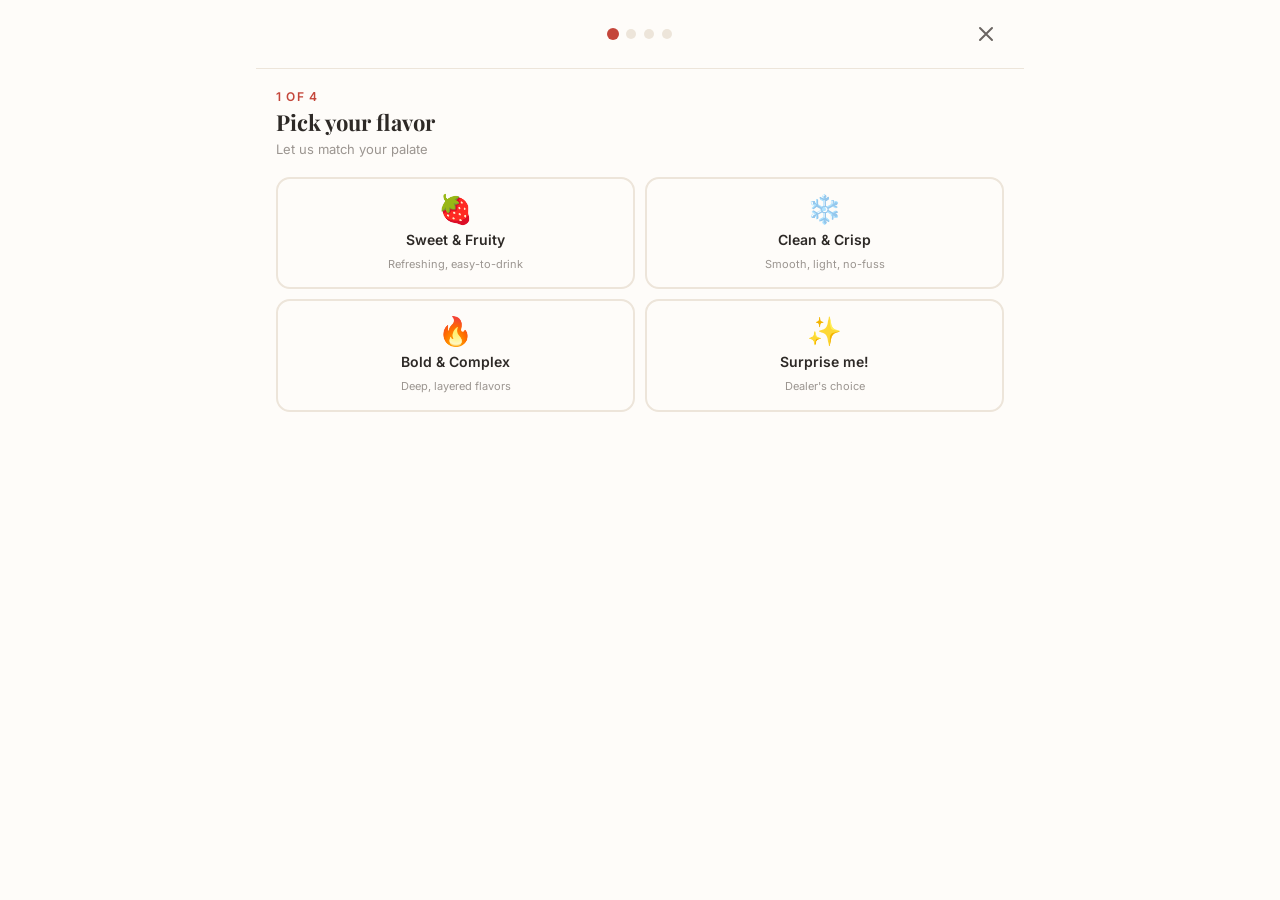
<file: sool-finder.html>
<!DOCTYPE html>
<html lang="en">
<head>
  <meta charset="UTF-8">
  <meta name="viewport" content="width=device-width, initial-scale=1.0, maximum-scale=1.0, user-scalable=no, viewport-fit=cover">
  <title>Find Your Pour-fect Sool</title>
  <link rel="stylesheet" href="shared.css">
  <!-- Amplitude Analytics -->
  <script src="https://cdn.amplitude.com/libs/analytics-browser-2.11.1-min.js.gz"></script>
  <script>
    window.amplitude.init("5c9108f6f1aeab52f56dad94c7fa81e8", { autocapture: true });
  </script>
  <style>
    html, body {
      height: 100%; overflow: hidden;
      background: var(--cream-50);
    }
    body { padding-bottom: 0; }

    .finder-wrapper {
      display: flex; flex-direction: column;
      height: 100dvh; /* dynamic viewport height for mobile browsers */
      height: 100vh; /* fallback */
    }

    @supports (height: 100dvh) {
      .finder-wrapper { height: 100dvh; }
    }

    /* Header */
    .finder-header {
      flex-shrink: 0;
      display: flex; align-items: center; justify-content: space-between;
      padding: 12px 16px;
      background: var(--cream-50);
      border-bottom: 1px solid var(--cream-200);
      z-index: 30;
    }
    .finder-back, .finder-close {
      width: 44px; height: 44px;
      display: flex; align-items: center; justify-content: center;
      background: none; border: none; cursor: pointer;
      color: var(--charcoal-900); text-decoration: none;
      -webkit-tap-highlight-color: transparent;
    }
    .finder-close { color: var(--charcoal-500); }

    /* Question area */
    .question-screen {
      display: none;
      flex-direction: column;
      flex: 1; min-height: 0;
      padding: 20px 20px 24px;
      overflow-y: auto;
      -webkit-overflow-scrolling: touch;
    }
    .question-screen.active {
      display: flex;
      animation: slideIn 0.2s ease-out;
    }

    @keyframes slideIn {
      from { opacity: 0; transform: translateX(30px); }
      to { opacity: 1; transform: translateX(0); }
    }

    .q-number {
      font-size: 12px; font-weight: 600; text-transform: uppercase;
      letter-spacing: 0.1em; color: var(--dancheong);
      margin-bottom: 4px;
    }
    .q-title {
      font-family: 'Playfair Display', Georgia, serif;
      font-size: 22px; font-weight: 700;
      color: var(--charcoal-900);
      line-height: 1.3;
      margin-bottom: 4px;
    }
    .q-subtitle {
      font-size: 13px; color: var(--buncheong);
      margin-bottom: 20px;
    }

    /* 2x2 grid choices (Q1, Q3) */
    .choices-grid {
      display: grid;
      grid-template-columns: 1fr 1fr;
      gap: 10px;
      flex: 1;
      align-content: start;
    }

    .choice-card {
      display: flex; flex-direction: column;
      align-items: center; justify-content: center;
      gap: 8px;
      padding: 16px 12px;
      border-radius: 14px;
      border: 2px solid var(--cream-200);
      background: var(--cream-50);
      cursor: pointer;
      transition: all 0.15s;
      text-align: center;
      -webkit-tap-highlight-color: transparent;
      min-height: 0;
    }
    .choice-card:active,
    .choice-card.selected {
      border-color: var(--dancheong);
      background: rgba(196,70,58,0.04);
    }
    .choice-icon { font-size: 28px; line-height: 1; }
    .choice-label {
      font-size: 14px; font-weight: 600;
      color: var(--charcoal-900);
      line-height: 1.3;
    }
    .choice-desc {
      font-size: 11px; color: var(--buncheong);
      line-height: 1.3;
    }

    /* Vertical list choices (Q2, Q4) */
    .choices-list {
      display: flex; flex-direction: column;
      gap: 10px;
      flex: 1;
      align-content: start;
    }
    .choices-list .choice-card {
      flex-direction: row;
      align-items: center;
      justify-content: flex-start;
      padding: 16px;
      text-align: left;
      gap: 14px;
    }
    .choices-list .choice-icon { font-size: 24px; flex-shrink: 0; }
    .choices-list .choice-text { flex: 1; min-width: 0; }
    .choices-list .choice-label { font-size: 15px; }
    .choices-list .choice-desc { font-size: 12px; margin-top: 2px; }

    /* Loading screen */
    .loading-screen {
      display: none;
      flex: 1;
      flex-direction: column;
      align-items: center;
      justify-content: center;
      gap: 20px;
      padding: 40px 20px;
    }
    .loading-screen.active { display: flex; }
    .loading-icon {
      width: 72px; height: 72px;
      border-radius: 50%;
      background: var(--cream-100);
      display: flex; align-items: center; justify-content: center;
      font-size: 36px;
      animation: pulse 1.5s ease-in-out infinite;
    }
    @keyframes pulse {
      0%, 100% { transform: scale(1); opacity: 1; }
      50% { transform: scale(1.1); opacity: 0.8; }
    }
    .loading-text {
      font-family: 'Playfair Display', Georgia, serif;
      font-size: 18px; font-weight: 600;
      color: var(--charcoal-900);
      text-align: center;
    }
    .loading-sub { font-size: 13px; color: var(--buncheong); text-align: center; }

    /* Results */
    .results-screen {
      display: none;
      flex: 1; min-height: 0;
      overflow-y: auto;
      -webkit-overflow-scrolling: touch;
      padding: 20px 20px 40px;
    }
    .results-screen.active { display: block; animation: fadeIn 0.3s ease-out; }
    @keyframes fadeIn {
      from { opacity: 0; transform: translateY(8px); }
      to { opacity: 1; transform: translateY(0); }
    }

    .results-title {
      font-family: 'Playfair Display', Georgia, serif;
      font-size: 24px; font-weight: 700;
      text-align: center; margin: 16px 0 6px;
    }
    .results-subtitle {
      font-size: 13px; color: var(--buncheong);
      text-align: center; margin-bottom: 24px;
    }
    .result-card {
      background: var(--cream-50);
      border-radius: 16px; border: 1px solid var(--cream-200);
      box-shadow: 0 2px 8px rgba(45,41,38,0.06);
      overflow: hidden; margin-bottom: 14px;
      cursor: pointer;
      transition: transform 0.15s;
      -webkit-tap-highlight-color: transparent;
    }
    .result-card:active { transform: scale(0.98); }
    .result-card-hero {
      position: relative;
      aspect-ratio: 2/1;
      display: flex; align-items: center; justify-content: center;
      font-size: 40px;
    }
    .result-card-overlay {
      position: absolute; bottom: 0; left: 0; right: 0;
      background: linear-gradient(to top, rgba(45,41,38,0.6) 0%, transparent 100%);
      padding: 24px 14px 12px;
    }
    .result-rank {
      position: absolute; top: 10px; left: 10px;
      width: 26px; height: 26px; border-radius: 50%;
      background: var(--dancheong); color: white;
      font-size: 12px; font-weight: 700;
      display: flex; align-items: center; justify-content: center;
    }
    .result-card-body { padding: 14px; }
    .result-name {
      font-size: 18px; font-weight: 700;
      font-family: 'Playfair Display', Georgia, serif;
    }
    .result-oneliner {
      font-size: 13px; color: var(--charcoal-500);
      font-style: italic; margin-top: 3px;
    }
    .result-meta {
      display: flex; flex-wrap: wrap; gap: 6px; margin-top: 10px;
    }
    .result-meta-chip {
      font-size: 11px; font-weight: 500;
      padding: 3px 8px; border-radius: 9999px;
    }
    .result-reason {
      font-size: 13px; color: var(--charcoal-500);
      margin-top: 10px; padding-top: 10px;
      border-top: 1px solid var(--cream-200);
      line-height: 1.5;
    }
    .result-western {
      font-size: 12px; color: var(--onggi);
      font-style: italic; margin-top: 6px;
    }
    .result-actions {
      display: flex; gap: 10px; margin-top: 20px;
    }
    .fallback-msg {
      text-align: center;
      font-size: 13px; color: var(--onggi);
      padding: 10px 16px;
      background: rgba(166,124,82,0.08);
      border-radius: 12px;
      margin-bottom: 20px;
    }

    /* Safe area for notched phones */
    @supports (padding-bottom: env(safe-area-inset-bottom)) {
      .results-screen { padding-bottom: calc(40px + env(safe-area-inset-bottom)); }
      .question-screen { padding-bottom: calc(24px + env(safe-area-inset-bottom)); }
    }
  </style>
</head>
<body>
  <div class="finder-wrapper">
    <!-- Header -->
    <div class="finder-header">
      <button class="finder-back" id="back-btn" style="visibility:hidden" onclick="goBack()" aria-label="Go back">
        <svg width="24" height="24" viewBox="0 0 24 24" fill="none" stroke="currentColor" stroke-width="1.5"><path stroke-linecap="round" stroke-linejoin="round" d="M15.75 19.5L8.25 12l7.5-7.5"/></svg>
      </button>
      <div class="progress-dots" id="progress-dots">
        <div class="progress-dot active"></div>
        <div class="progress-dot"></div>
        <div class="progress-dot"></div>
        <div class="progress-dot"></div>
      </div>
      <a href="index.html" class="finder-close" aria-label="Close">
        <svg width="24" height="24" viewBox="0 0 24 24" fill="none" stroke="currentColor" stroke-width="2"><path stroke-linecap="round" stroke-linejoin="round" d="M6 18L18 6M6 6l12 12"/></svg>
      </a>
    </div>

    <!-- Q1: Taste (2x2 grid) -->
    <div class="question-screen active" id="q1">
      <div class="q-number">1 of 4</div>
      <div class="q-title">Pick your flavor</div>
      <div class="q-subtitle">Let us match your palate</div>
      <div class="choices-grid">
        <div class="choice-card" onclick="selectAnswer(1,'sweet_fruity')">
          <div class="choice-icon">&#x1F353;</div>
          <div class="choice-label">Sweet & Fruity</div>
          <div class="choice-desc">Refreshing, easy-to-drink</div>
        </div>
        <div class="choice-card" onclick="selectAnswer(1,'clean_crisp')">
          <div class="choice-icon">&#x2744;&#xFE0F;</div>
          <div class="choice-label">Clean & Crisp</div>
          <div class="choice-desc">Smooth, light, no-fuss</div>
        </div>
        <div class="choice-card" onclick="selectAnswer(1,'rich_complex')">
          <div class="choice-icon">&#x1F525;</div>
          <div class="choice-label">Bold & Complex</div>
          <div class="choice-desc">Deep, layered flavors</div>
        </div>
        <div class="choice-card" onclick="selectAnswer(1,'any')">
          <div class="choice-icon">&#x2728;</div>
          <div class="choice-label">Surprise me!</div>
          <div class="choice-desc">Dealer's choice</div>
        </div>
      </div>
    </div>

    <!-- Q2: Situation (vertical list) -->
    <div class="question-screen" id="q2">
      <div class="q-number">2 of 4</div>
      <div class="q-title">Pick your vibe</div>
      <div class="q-subtitle">Where would you grab your drink?</div>
      <div class="choices-list">
        <div class="choice-card" onclick="selectAnswer(2,'quick_grab')">
          <div class="choice-icon">&#x1F3EA;</div>
          <div class="choice-text">
            <div class="choice-label">Grabbing something quick</div>
            <div class="choice-desc">Convenience store, street food, casual</div>
          </div>
        </div>
        <div class="choice-card" onclick="selectAnswer(2,'dinner')">
          <div class="choice-icon">&#x1F37D;&#xFE0F;</div>
          <div class="choice-text">
            <div class="choice-label">Dinner or a bar</div>
            <div class="choice-desc">Restaurant, pojangmacha, pub</div>
          </div>
        </div>
        <div class="choice-card" onclick="selectAnswer(2,'special')">
          <div class="choice-icon">&#x1F381;</div>
          <div class="choice-text">
            <div class="choice-label">Somewhere special</div>
            <div class="choice-desc">Celebration and special occasion</div>
          </div>
        </div>
      </div>
    </div>

    <!-- Q3: Budget (2x2 grid) -->
    <div class="question-screen" id="q3">
      <div class="q-number">3 of 4</div>
      <div class="q-title">Pick your budget</div>
      <div class="q-subtitle">Great sool exists at every price</div>
      <div class="choices-grid">
        <div class="choice-card" onclick="selectAnswer(3,'budget')">
          <div class="choice-icon">&#x1FA99;</div>
          <div class="choice-label">Under 5,000&#x20A9;</div>
          <div class="choice-desc">~$4 USD</div>
        </div>
        <div class="choice-card" onclick="selectAnswer(3,'mid')">
          <div class="choice-icon">&#x1F4B0;</div>
          <div class="choice-label">5K-15K&#x20A9;</div>
          <div class="choice-desc">~$4-12 USD</div>
        </div>
        <div class="choice-card" onclick="selectAnswer(3,'premium')">
          <div class="choice-icon">&#x1F4B3;</div>
          <div class="choice-label">15,000&#x20A9;+</div>
          <div class="choice-desc">~$12+ USD</div>
        </div>
        <div class="choice-card" onclick="selectAnswer(3,'any')">
          <div class="choice-icon">&#x1F48E;</div>
          <div class="choice-label">No limit</div>
          <div class="choice-desc">Budget doesn't matter</div>
        </div>
      </div>
    </div>

    <!-- Q4: Adventure (vertical list) -->
    <div class="question-screen" id="q4">
      <div class="q-number">4 of 4</div>
      <div class="q-title">Pick your thrill</div>
      <div class="q-subtitle">How adventurous are you?</div>
      <div class="choices-list">
        <div class="choice-card" onclick="selectAnswer(4,'safe')">
          <div class="choice-icon">&#x1F6E1;&#xFE0F;</div>
          <div class="choice-text">
            <div class="choice-label">Play it safe</div>
            <div class="choice-desc">Popular picks everyone loves</div>
          </div>
        </div>
        <div class="choice-card" onclick="selectAnswer(4,'special')">
          <div class="choice-icon">&#x2B50;</div>
          <div class="choice-text">
            <div class="choice-label">Something special</div>
            <div class="choice-desc">Curated, a step above the usual</div>
          </div>
        </div>
        <div class="choice-card" onclick="selectAnswer(4,'adventure')">
          <div class="choice-icon">&#x1F9ED;</div>
          <div class="choice-text">
            <div class="choice-label">Full adventure mode</div>
            <div class="choice-desc">Hidden gems and rare finds</div>
          </div>
        </div>
      </div>
    </div>

    <!-- Loading -->
    <div class="loading-screen" id="loading">
      <div class="loading-icon">&#x1F376;</div>
      <div class="loading-text">Finding your pour-fect sool...</div>
      <div class="loading-sub">Matching from 62 Korean liquors</div>
      <div class="spinner" style="margin-top:12px"></div>
    </div>

    <!-- Results -->
    <div class="results-screen" id="results"></div>
  </div>

  <script src="shared.js"></script>
  <script>
    let currentStep = 1;
    let answers = {};
    let allSools = [];

    function updateProgress() {
      const dots = document.querySelectorAll('.progress-dot');
      dots.forEach((dot, i) => {
        dot.className = 'progress-dot';
        if (i + 1 < currentStep) dot.classList.add('done');
        else if (i + 1 === currentStep) dot.classList.add('active');
      });
      document.getElementById('back-btn').style.visibility = currentStep > 1 ? 'visible' : 'hidden';
    }

    function goBack() {
      if (currentStep <= 1) return;
      document.getElementById(`q${currentStep}`).classList.remove('active');
      currentStep--;
      document.getElementById(`q${currentStep}`).classList.add('active');
      delete answers[currentStep];
      updateProgress();
    }

    function selectAnswer(step, value) {
      answers[step] = value;
      const screen = document.getElementById(`q${step}`);
      screen.querySelectorAll('.choice-card').forEach(c => c.classList.remove('selected'));
      event.currentTarget.classList.add('selected');

      setTimeout(() => {
        screen.classList.remove('active');
        if (step < 4) {
          currentStep = step + 1;
          document.getElementById(`q${currentStep}`).classList.add('active');
          updateProgress();
        } else {
          showLoading();
        }
      }, 250);
    }

    function showLoading() {
      document.querySelector('.finder-header').style.display = 'none';
      document.getElementById('loading').classList.add('active');
      setTimeout(() => {
        document.getElementById('loading').classList.remove('active');
        showResults();
      }, 1600);
    }

    // ---- Scoring (from sool-finder-design.md) ----
    function matchesTaste(q1, item) {
      if (q1 === 'any') return true;
      return item.finderTags && item.finderTags.vibe && item.finderTags.vibe.includes(q1);
    }

    function matchesBudget(q3, item) {
      if (q3 === 'any') return true;
      const pr = item.priceRange;
      if (!pr) return true;
      if (q3 === 'budget') return pr === '$';
      if (q3 === 'mid') return pr === '$' || pr === '$$';
      if (q3 === 'premium') return pr === '$$' || pr === '$$$';
      return true;
    }

    function situationScore(q2, item) {
      const a = item.availability || 'common', pr = item.priceRange || '$$';
      let s = 0;
      if (q2 === 'quick_grab') {
        s += {everywhere:3,common:2,specialty:1,rare:0}[a] || 0;
        s += {'$':2,'$$':1,'$$$':0}[pr] || 0;
      } else if (q2 === 'dinner') {
        s += {common:3,specialty:2,everywhere:1,rare:0}[a] || 0;
        s += {'$$':2,'$$$':1,'$':0}[pr] || 0;
      } else if (q2 === 'special') {
        s += {rare:3,specialty:2,common:1,everywhere:0}[a] || 0;
        s += {'$$$':3,'$$':1,'$':0}[pr] || 0;
      }
      return s;
    }

    function adventureScore(q4, item) {
      const m = item.finderTags && item.finderTags.mood;
      if (!m) return 0;
      let s = 0;
      if (q4 === 'safe') { if (m.includes('first_timer')) s += 3; if (m.includes('premium')) s += 1; }
      else if (q4 === 'special') { if (m.includes('premium')) s += 3; if (m.includes('unique')) s += 1; }
      else if (q4 === 'adventure') { if (m.includes('unique')) s += 3; if (m.includes('premium')) s += 1; }
      return s;
    }

    function getRecommendations(q1, q2, q3, q4, items) {
      let filtered = items.filter(i => matchesTaste(q1, i) && matchesBudget(q3, i));
      let isFallback = false;
      if (filtered.length < 3) { filtered = items.filter(i => matchesTaste(q1, i)); isFallback = true; }
      if (filtered.length < 3) { filtered = [...items]; isFallback = true; }
      const scored = filtered.map(i => ({ ...i, _score: situationScore(q2, i) + adventureScore(q4, i) }));
      scored.sort((a, b) => b._score !== a._score ? b._score - a._score : Math.random() - 0.5);
      return { results: scored.slice(0, 3), isFallback };
    }

    function matchReason(q1, q2, item) {
      const t = {sweet_fruity:'Sweet & fruity',clean_crisp:'Clean & crisp',rich_complex:'Bold & complex',any:'Adventurous'}[q1] || '';
      const s = {quick_grab:'a quick grab',dinner:'dinner or a bar',special:'a special occasion'}[q2] || '';
      let r = `${t} pick, perfect for ${s}`;
      if (item.availability === 'everywhere') r += '. Easy to find!';
      else if (item.availability === 'rare') r += '. A rare gem!';
      else r += '.';
      return r;
    }

    function showResults() {
      const { results, isFallback } = getRecommendations(answers[1], answers[2], answers[3], answers[4], allSools);
      const c = document.getElementById('results');
      c.innerHTML = `
        <div class="results-title">Your Sool Match!</div>
        <div class="results-subtitle">Top picks based on your preference</div>
        ${isFallback ? '<div class="fallback-msg">We expanded our search to find better matches.</div>' : ''}
        ${results.map((s, i) => {
          const imgUrl = _imgData ? getSoolImageUrl(_imgData, s.id, s.category) : null;
          return `
          <div class="result-card" onclick="window.location.href='sool-detail.html?id=${s.id}'">
            <div class="result-card-hero" style="background:${getPlaceholderGradient(s.category)}">
              ${imgUrl
                ? `<img src="${imgUrl}" alt="" style="width:100%;height:100%;object-fit:cover;position:absolute;inset:0" loading="lazy" onerror="this.style.display='none';this.nextElementSibling.style.display='block'"><span style="display:none;opacity:0.4">${getCategoryEmoji(s.category)}</span>`
                : `<span style="opacity:0.4">${getCategoryEmoji(s.category)}</span>`
              }
              <div class="result-rank">${i+1}</div>
              <div class="result-card-overlay">
                <div style="color:white;font-size:12px;font-weight:500">${CATEGORY_NAMES[s.category]||s.category}</div>
              </div>
            </div>
            <div class="result-card-body">
              <div class="result-name">${s.name}</div>
              ${s.oneLiner ? `<div class="result-oneliner">"${s.oneLiner}"</div>` : ''}
              <div class="result-meta">
                <span class="result-meta-chip ${abvBadgeClass(s.abv)}">${s.abv}%</span>
                ${s.priceRange ? `<span class="result-meta-chip" style="background:var(--cream-100);color:var(--charcoal-700)">${s.priceRange}</span>` : ''}
              </div>
              <div class="result-reason">${matchReason(answers[1], answers[2], s)}</div>
              ${s.westernMatch ? `<div class="result-western">"If you like ${s.westernMatch.similar}, you'll love this"</div>` : ''}
            </div>
          </div>
        `}).join('')}
        <div class="result-actions">
          <button class="btn-secondary" onclick="restart()" style="flex:1">Try Again</button>
          <a href="index.html" class="btn-primary" style="flex:1;display:flex;align-items:center;justify-content:center">Home</a>
        </div>
      `;
      c.classList.add('active');
      document.querySelector('.finder-header').style.display = 'none';
    }

    function restart() {
      answers = {}; currentStep = 1;
      const r = document.getElementById('results');
      r.classList.remove('active'); r.innerHTML = '';
      document.querySelector('.finder-header').style.display = 'flex';
      document.querySelectorAll('.question-screen').forEach(s => s.classList.remove('active'));
      document.querySelectorAll('.choice-card').forEach(c => c.classList.remove('selected'));
      document.getElementById('q1').classList.add('active');
      updateProgress();
    }

    let _imgData = null;
    async function init() {
      const [data, imgData] = await Promise.all([getSools(), getImages()]);
      allSools = data.items;
      _imgData = imgData;
    }
    init();
  </script>
</body>
</html>
</file>
<file: shared.css>
/* Sool - Shared Styles */
@import url('https://fonts.googleapis.com/css2?family=Playfair+Display:wght@400;600;700&family=Inter:wght@300;400;500;600;700&family=Noto+Sans+KR:wght@400;500;700&display=swap');

:root {
  --charcoal-900: #2D2926;
  --charcoal-700: #4A4543;
  --charcoal-500: #6B6562;
  --cream-50: #FEFCF9;
  --cream-100: #F7F3EE;
  --cream-200: #EDE5DA;
  --dancheong: #C4463A;
  --dancheong-dark: #A63830;
  --celadon: #7BA68C;
  --onggi: #A67C52;
  --buncheong: #9B9590;
  --sweet: #E8A87C;
  --dry: #D4C5A9;
  --fruity: #C97B84;
  --earthy: #8B7355;
  --acidic: #6B8CAE;
}

* { margin: 0; padding: 0; box-sizing: border-box; }

html {
  font-family: 'Inter', -apple-system, sans-serif;
  background: var(--cream-100);
  color: var(--charcoal-900);
  -webkit-font-smoothing: antialiased;
}

body {
  min-height: 100vh;
  padding-bottom: 80px;
  background: var(--cream-100);
}

.font-display { font-family: 'Playfair Display', Georgia, serif; }
.font-korean { font-family: 'Noto Sans KR', sans-serif; }

/* Scrollbar hide */
.scrollbar-hide::-webkit-scrollbar { display: none; }
.scrollbar-hide { -ms-overflow-style: none; scrollbar-width: none; }

/* Tab bar */
.tab-bar {
  position: fixed;
  bottom: 0;
  left: 0;
  right: 0;
  background: var(--cream-50);
  border-top: 1px solid var(--cream-200);
  display: flex;
  justify-content: space-around;
  align-items: center;
  height: 64px;
  padding: 8px 24px 12px;
  z-index: 50;
}

.tab-item {
  display: flex;
  flex-direction: column;
  align-items: center;
  gap: 4px;
  text-decoration: none;
  font-size: 11px;
  font-weight: 600;
  text-transform: uppercase;
  letter-spacing: 0.05em;
  color: var(--buncheong);
  transition: color 0.15s;
}

.tab-item.active { color: var(--dancheong); }

.tab-item svg { width: 24px; height: 24px; }

/* Top nav */
.top-nav {
  position: sticky;
  top: 0;
  width: 100%;
  background: rgba(247, 243, 238, 0.9);
  backdrop-filter: blur(12px);
  -webkit-backdrop-filter: blur(12px);
  display: flex;
  align-items: center;
  justify-content: space-between;
  padding: 0 20px;
  height: 56px;
  z-index: 40;
}

.top-nav .back-btn {
  width: 40px; height: 40px;
  display: flex; align-items: center; justify-content: center;
  background: none; border: none; cursor: pointer;
  color: var(--charcoal-900);
}

.top-nav .nav-title {
  font-size: 17px; font-weight: 600; text-align: center;
  flex: 1; overflow: hidden; text-overflow: ellipsis; white-space: nowrap;
}

.top-nav .nav-action {
  width: 40px; height: 40px;
  display: flex; align-items: center; justify-content: center;
}

/* Page transition */
.page-content {
  animation: fadeIn 0.25s ease-in-out;
}

@keyframes fadeIn {
  from { opacity: 0; transform: translateY(8px); }
  to { opacity: 1; transform: translateY(0); }
}

/* Chip */
.chip {
  flex-shrink: 0;
  padding: 8px 16px;
  border-radius: 9999px;
  font-size: 13px;
  font-weight: 500;
  cursor: pointer;
  transition: all 0.15s;
  border: 1px solid var(--cream-200);
  background: var(--cream-50);
  color: var(--charcoal-500);
  white-space: nowrap;
}

.chip.active {
  background: var(--charcoal-900);
  color: var(--cream-50);
  border-color: var(--charcoal-900);
}

/* Primary button */
.btn-primary {
  width: 100%;
  padding: 14px;
  border-radius: 12px;
  background: var(--dancheong);
  color: white;
  font-size: 15px;
  font-weight: 600;
  text-align: center;
  border: none;
  cursor: pointer;
  transition: background 0.15s;
  box-shadow: 0 1px 3px rgba(45,41,38,0.06);
  text-decoration: none;
  display: block;
}

.btn-primary:active { background: var(--dancheong-dark); }

.btn-secondary {
  width: 100%;
  padding: 14px;
  border-radius: 12px;
  background: var(--cream-100);
  color: var(--charcoal-900);
  font-size: 15px;
  font-weight: 600;
  text-align: center;
  border: 1px solid var(--cream-200);
  cursor: pointer;
  transition: background 0.15s;
  text-decoration: none;
  display: block;
}

.btn-secondary:active { background: var(--cream-200); }

/* Card base */
.card {
  background: var(--cream-50);
  border-radius: 16px;
  border: 1px solid var(--cream-200);
  box-shadow: 0 1px 3px rgba(45,41,38,0.06);
  transition: box-shadow 0.15s;
}

.card:active { box-shadow: 0 4px 12px rgba(45,41,38,0.08); }

/* Section header */
.section-header {
  display: flex;
  align-items: center;
  justify-content: space-between;
  padding: 0 20px;
  margin-bottom: 16px;
}

.section-header h2 {
  font-size: 20px;
  font-weight: 600;
}

.section-header a {
  font-size: 13px;
  font-weight: 500;
  color: var(--dancheong);
  text-decoration: none;
  display: flex;
  align-items: center;
  gap: 4px;
}

/* Placeholder images */
.img-placeholder {
  display: flex;
  align-items: center;
  justify-content: center;
  font-size: 24px;
  font-weight: 700;
  color: rgba(45,41,38,0.3);
}

/* Taste tag */
.taste-tag {
  display: inline-flex;
  align-items: center;
  gap: 4px;
  font-size: 12px;
  font-weight: 500;
  padding: 4px 10px;
  border-radius: 9999px;
}

/* ABV badge colors */
.abv-light { background: rgba(34,197,94,0.1); color: #16a34a; }
.abv-medium { background: rgba(245,158,11,0.1); color: #d97706; }
.abv-strong { background: rgba(249,115,22,0.1); color: #ea580c; }
.abv-very-strong { background: rgba(239,68,68,0.1); color: #dc2626; }

/* English badge */
.english-badge {
  font-size: 11px;
  font-weight: 600;
  padding: 2px 6px;
  border-radius: 4px;
  background: rgba(123,166,140,0.1);
  color: #7BA68C;
}

/* Responsive */
@media (min-width: 640px) {
  .card-grid { display: grid; grid-template-columns: repeat(2, 1fr); gap: 16px; }
}

@media (min-width: 768px) {
  body { max-width: 768px; margin: 0 auto; }
}

/* Full screen overlay */
.fullscreen-overlay {
  position: fixed;
  inset: 0;
  background: var(--cream-50);
  z-index: 60;
  display: flex;
  flex-direction: column;
  align-items: center;
  justify-content: center;
  padding: 40px;
}

.fullscreen-overlay .close-btn {
  position: absolute;
  top: 24px;
  right: 24px;
  width: 40px; height: 40px;
  display: flex; align-items: center; justify-content: center;
  background: none; border: none; cursor: pointer;
  color: var(--charcoal-500);
}

/* Loading spinner */
@keyframes spin {
  to { transform: rotate(360deg); }
}

.spinner {
  width: 32px; height: 32px;
  border: 3px solid var(--cream-200);
  border-top-color: var(--dancheong);
  border-radius: 50%;
  animation: spin 0.8s linear infinite;
}

/* Finder progress dots */
.progress-dots {
  display: flex;
  gap: 8px;
  justify-content: center;
}

.progress-dot {
  width: 10px; height: 10px;
  border-radius: 50%;
  background: var(--cream-200);
  transition: all 0.25s;
}

.progress-dot.active {
  background: var(--dancheong);
  transform: scale(1.2);
}

.progress-dot.done {
  background: var(--celadon);
}
</file>
